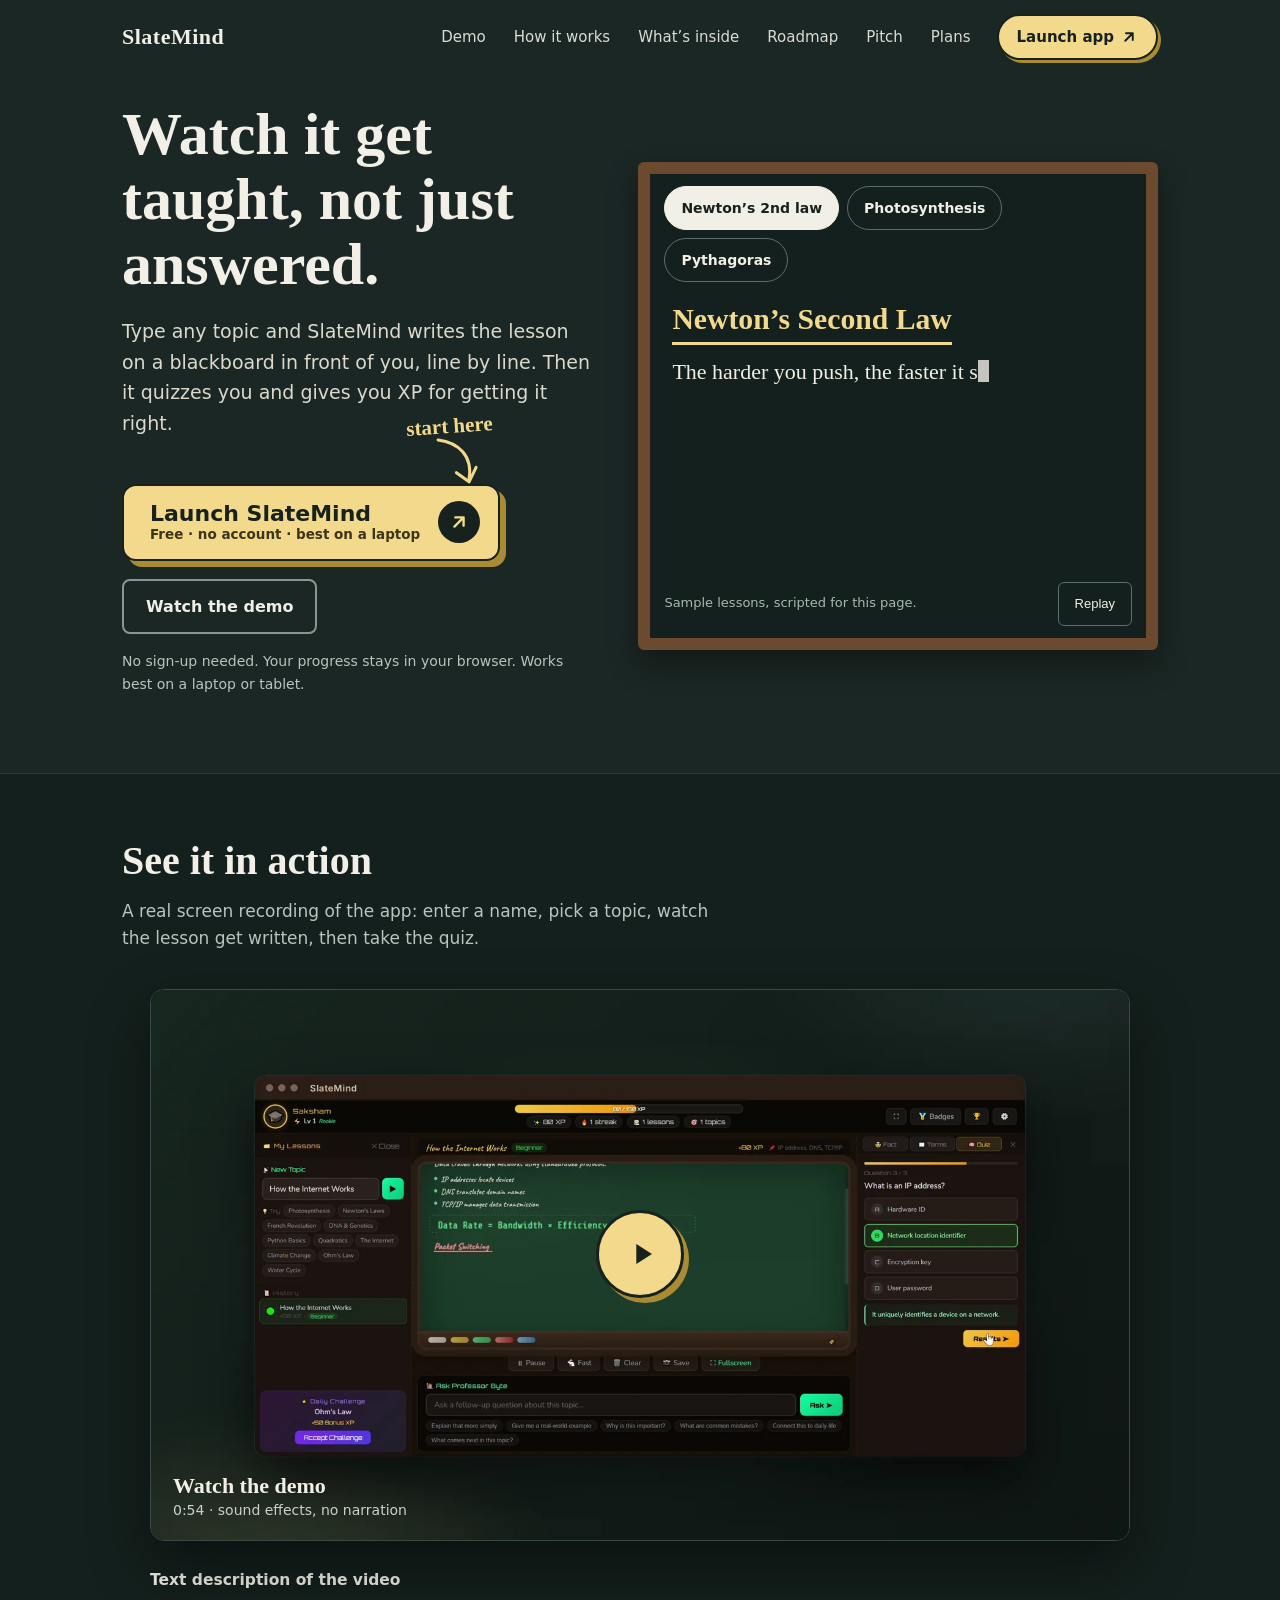
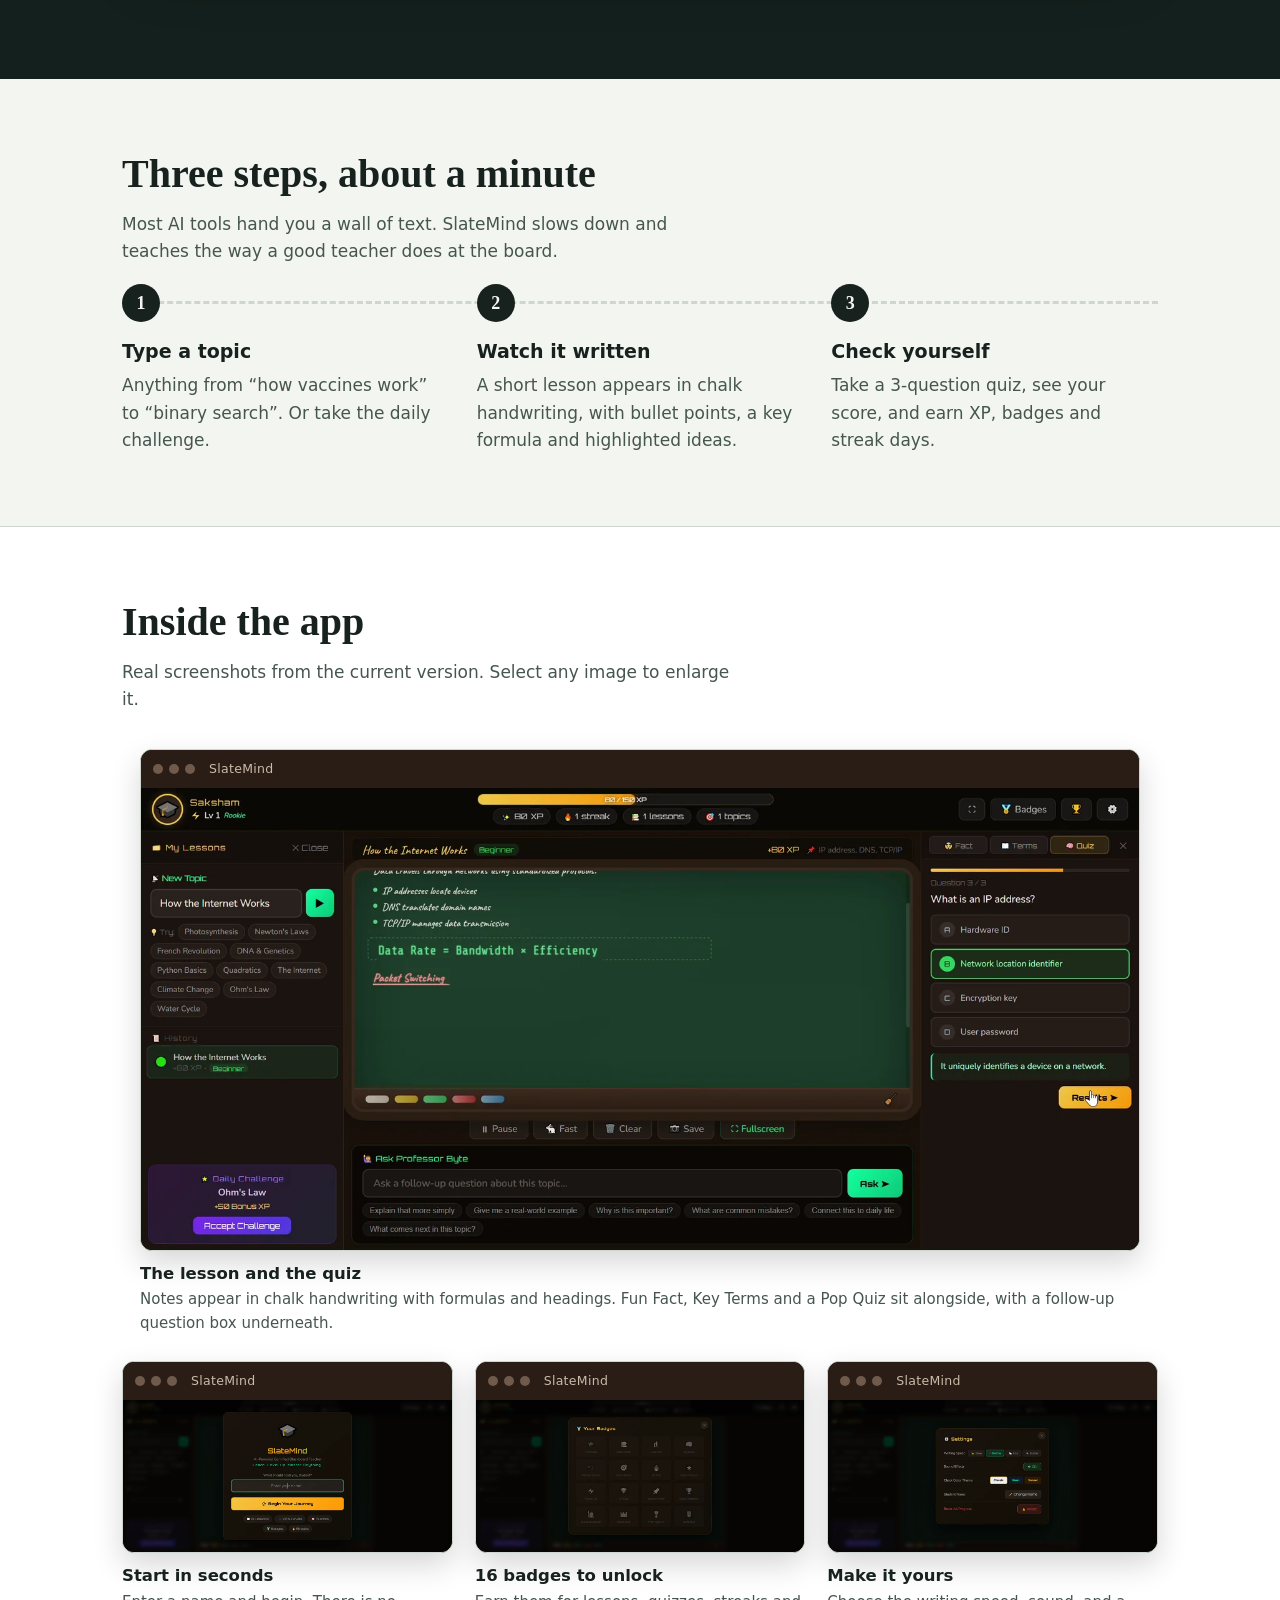
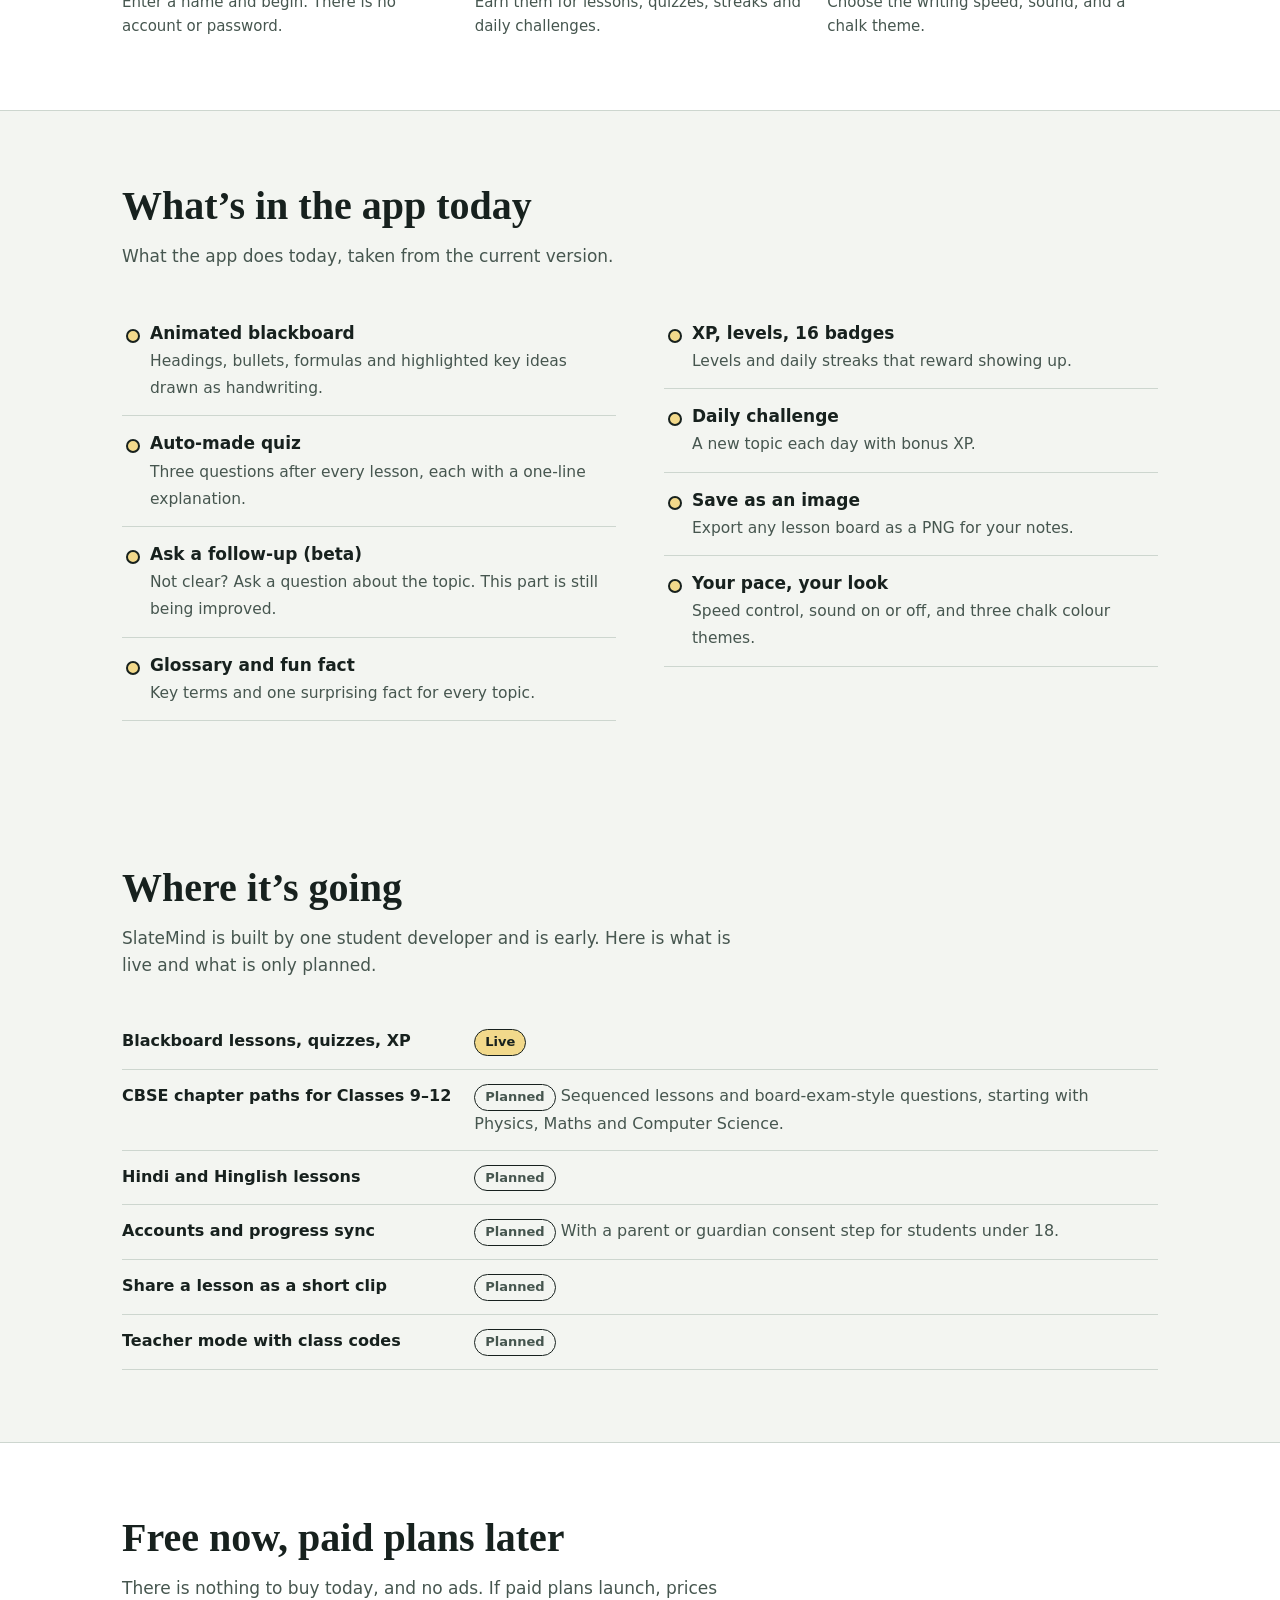
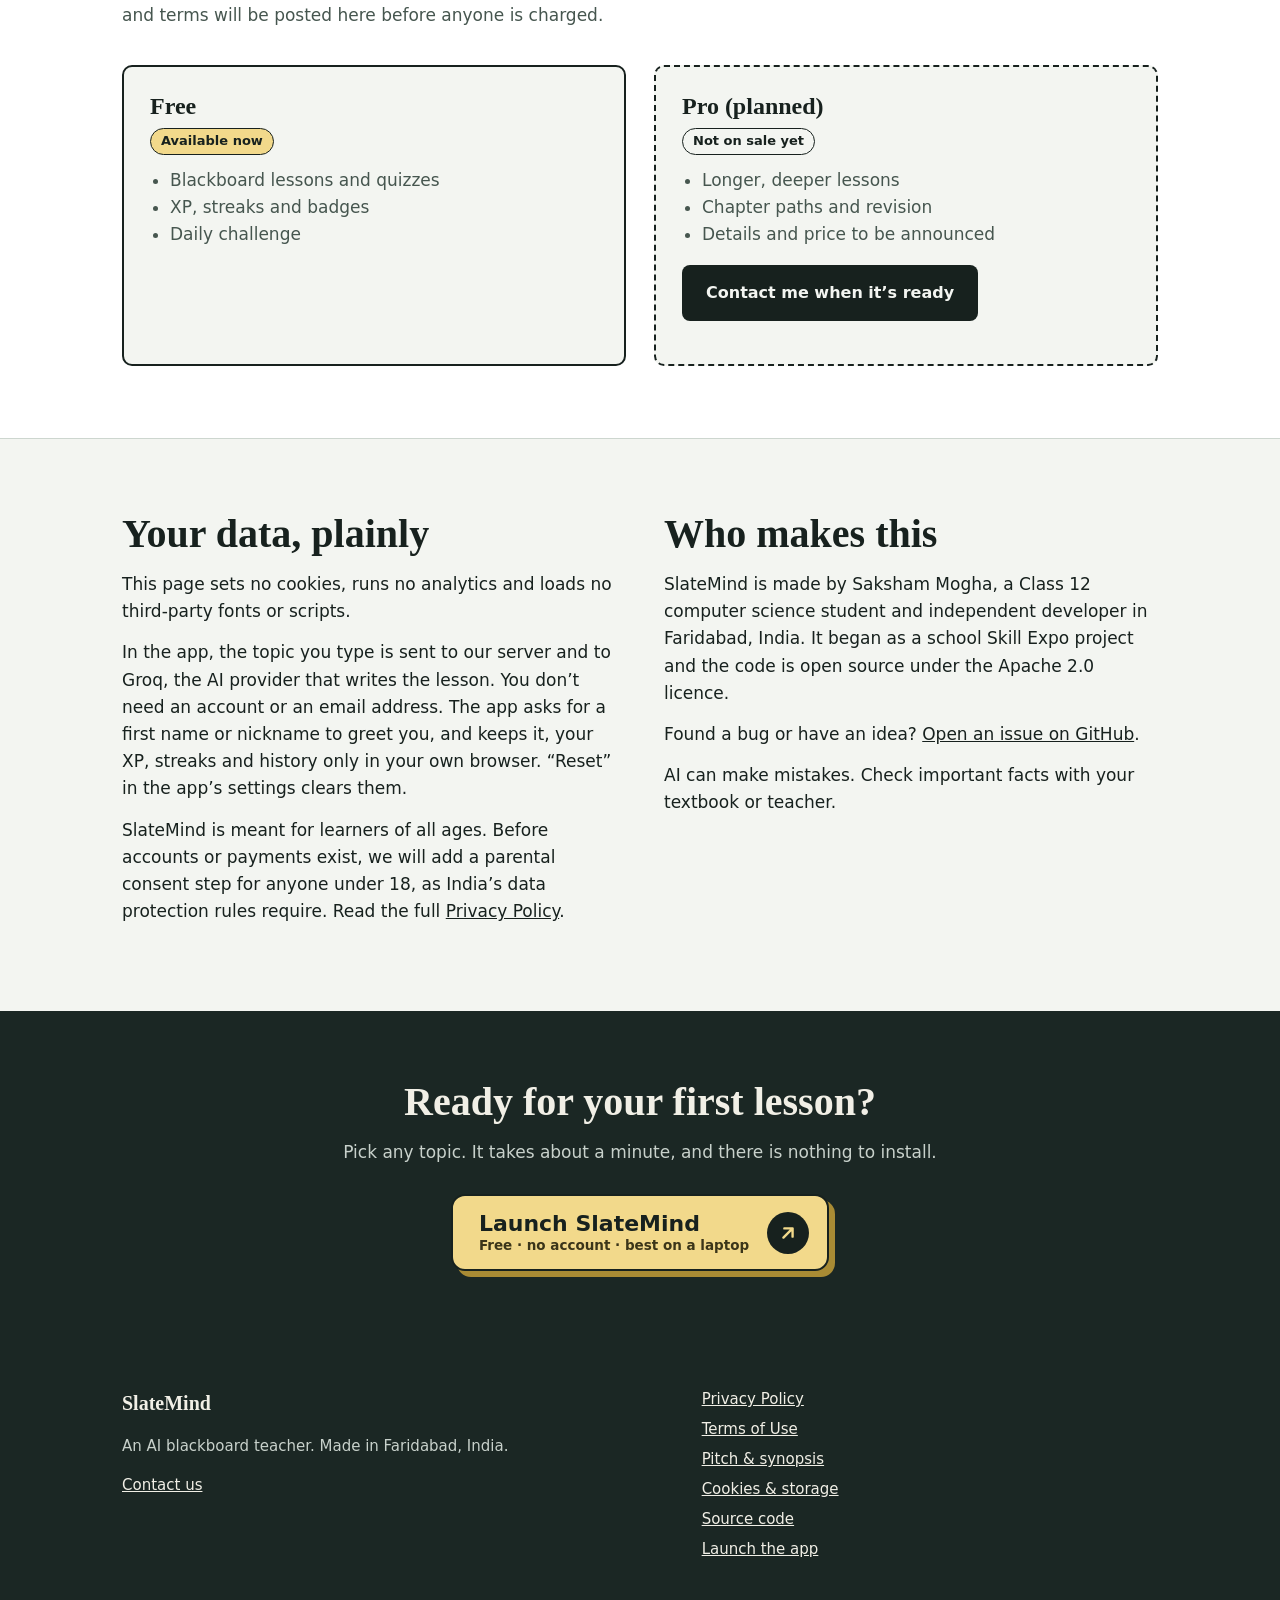
<file: index.html>
<!DOCTYPE html>
<html lang="en">
<head>
<meta charset="utf-8">
<meta name="viewport" content="width=device-width, initial-scale=1, viewport-fit=cover">
<title>SlateMind – Watch any topic get taught on a blackboard</title>
<meta name="description" content="SlateMind is an AI teacher that writes each lesson on a blackboard, then quizzes you with XP, streaks and badges. Free to try.">
<meta name="theme-color" content="#1b2724">
<link rel="icon" href="/favicon.svg" type="image/svg+xml">
<meta property="og:locale" content="en_IN">
<link rel="canonical" href="https://slatemind-webpage.vercel.app/">
<meta property="og:type" content="website">
<meta property="og:site_name" content="SlateMind">
<meta property="og:title" content="SlateMind – Watch any topic get taught on a blackboard">
<meta property="og:description" content="An AI teacher that writes each lesson on a blackboard, then quizzes you. Free to try, no sign-up.">
<meta property="og:url" content="https://slatemind-webpage.vercel.app/">
<meta property="og:image" content="https://slatemind-webpage.vercel.app/og.jpg">
<meta property="og:image:type" content="image/jpeg">
<meta property="og:image:width" content="1200">
<meta property="og:image:height" content="630">
<meta property="og:image:alt" content="SlateMind: Watch it get taught. A lesson written in chalk handwriting on a blackboard.">
<meta name="twitter:card" content="summary_large_image">
<meta name="twitter:image" content="https://slatemind-webpage.vercel.app/og.jpg">
<meta name="twitter:title" content="SlateMind – Watch any topic get taught on a blackboard">
<meta name="twitter:description" content="An AI teacher that writes each lesson on a blackboard, then quizzes you. Free to try, no sign-up.">
<script type="application/ld+json">{"@context":"https://schema.org","@type":"SoftwareApplication","name":"SlateMind","url":"https://slatemind-webpage.vercel.app/","description":"An AI teacher that writes each lesson on a blackboard, then quizzes the learner with XP, streaks and badges.","applicationCategory":"EducationalApplication","operatingSystem":"Any (web browser)","inLanguage":"en","isAccessibleForFree":true,"offers":{"@type":"Offer","price":"0","priceCurrency":"INR"},"license":"https://www.apache.org/licenses/LICENSE-2.0","screenshot":["https://slatemind-webpage.vercel.app/assets/lesson.webp","https://slatemind-webpage.vercel.app/assets/badges.webp"],"codeRepository":"https://github.com/saksham456456/Slate-Mind","author":{"@type":"Person","name":"Saksham Mogha","url":"https://github.com/saksham456456"}}</script>
<style>
:root{--bg:#f3f5f1;--ink:#17211e;--muted:#46564f;--line:#cdd6cf;--paper:#fff;--board:#1b2724;--chalk:#f1efe6;--yellow:#f2d98b;--blue:#8fc4d9;--rose:#eea6a0;--frame:#6b4a2f;--hand:"Segoe Print","Bradley Hand","Chalkboard SE","Marker Felt","Comic Sans MS",cursive;--sans:system-ui,-apple-system,"Segoe UI",Roboto,"Helvetica Neue",Arial,sans-serif;color-scheme:light}
@media (prefers-color-scheme:dark){:root:not([data-theme="light"]){--bg:#111815;--ink:#e8ede9;--muted:#a9b8b0;--line:#2c3a34;--paper:#18211e;color-scheme:dark}}
:root[data-theme="dark"]{--bg:#111815;--ink:#e8ede9;--muted:#a9b8b0;--line:#2c3a34;--paper:#18211e;color-scheme:dark}
*{box-sizing:border-box}
html{scroll-padding-top:calc(env(safe-area-inset-top,0px) + 72px);scroll-behavior:smooth}
body{margin:0;background:var(--bg);color:var(--ink);font:17px/1.6 var(--sans);padding-top:env(safe-area-inset-top,0px);padding-bottom:env(safe-area-inset-bottom,0px)}
a{color:inherit}
:focus-visible{outline:3px solid #2f7fd1;outline-offset:3px;border-radius:4px}
.wrap{max-width:1080px;margin:0 auto;padding:0 22px}
.skip{position:absolute;left:-999px;top:8px;background:var(--yellow);color:#17211e;padding:8px 14px;border-radius:6px;z-index:20}
.skip:focus{left:8px}
header.top{display:flex;align-items:center;justify-content:space-between;gap:16px;padding:14px 0}
.logo{font:700 22px var(--hand);text-decoration:none;color:var(--chalk);letter-spacing:.5px}
nav a{margin-left:20px;text-decoration:none;font-size:15px;color:var(--chalk);opacity:.9}
nav a:hover{text-decoration:underline}
.hero{background:var(--board);color:var(--chalk);padding-bottom:64px}
.hero-grid{display:grid;grid-template-columns:1fr 1.1fr;gap:44px;align-items:center;margin-top:28px}
h1{font:700 clamp(36px,5.6vw,60px)/1.08 var(--hand);margin:0 0 20px}
.lead{font-size:19px;max-width:30em;color:#dcd9cc;margin:0 0 28px}
.btn{display:inline-block;padding:13px 22px;border-radius:8px;font-weight:700;text-decoration:none;border:2px solid transparent;font-size:16px}
.btn.ghost{border-color:#8a978f;color:var(--chalk);margin-left:10px}
.btn.ghost:hover{border-color:var(--chalk)}
.btn.dark{background:var(--ink);color:var(--bg)}
.fine{font-size:14px;color:#b9c4bd;margin-top:16px}
.frame{background:#14201d;border:12px solid var(--frame);border-radius:6px;box-shadow:0 14px 30px rgba(0,0,0,.35);padding:0}
.chips{display:flex;gap:8px;flex-wrap:wrap;padding:12px 14px 0}
.chip{font:600 14px var(--sans);background:none;color:var(--chalk);border:1.5px solid #5d6e66;border-radius:999px;padding:5px 13px;cursor:pointer}
.chip[aria-pressed="true"]{background:var(--chalk);color:#17211e;border-color:var(--chalk)}
.board{font-family:var(--hand);min-height:300px;padding:14px 22px 20px;font-size:clamp(17px,2.2vw,22px);line-height:1.55}
.board .h{font-size:1.35em;font-weight:700;color:var(--yellow);display:inline-block;border-bottom:3px solid var(--yellow);margin-bottom:6px}
.board .t{display:block;margin:4px 0}
.board .eq{display:block;margin:10px 0;font-size:1.3em;color:var(--blue)}
.board .em{display:inline-block;margin:6px 0;padding:2px 12px;border:2px solid var(--rose);border-radius:50% / 40%}
.board .q{display:block;margin-top:12px;color:var(--yellow)}
.cur{display:inline-block;width:.5em;height:1em;background:var(--chalk);vertical-align:-.15em;opacity:.8;animation:blink 1s steps(2) infinite}
@keyframes blink{50%{opacity:0}}
.demo-foot{display:flex;justify-content:space-between;align-items:center;gap:10px;padding:0 14px 12px;font-size:13px;color:#a9b8b0;font-family:var(--sans)}
.replay{background:none;border:1.5px solid #5d6e66;color:var(--chalk);border-radius:6px;padding:4px 10px;cursor:pointer;font-size:13px}
.sr{position:absolute;width:1px;height:1px;overflow:hidden;clip:rect(0 0 0 0)}
section{padding:72px 0}
h2{font:700 clamp(28px,4vw,40px)/1.15 var(--hand);margin:0 0 14px}
.sub{color:var(--muted);max-width:36em;margin:0 0 36px}
.steps{display:grid;grid-template-columns:repeat(3,1fr);gap:28px;counter-reset:s;border-top:3px dashed var(--line);padding-top:28px}
.step{counter-increment:s}
.step::before{content:counter(s);display:grid;place-items:center;width:38px;height:38px;border-radius:50%;background:var(--ink);color:var(--bg);font:700 18px var(--hand);margin:-48px 0 14px}
.step h3{margin:0 0 6px;font-size:19px}
.step p{margin:0;color:var(--muted)}
.cols{display:grid;grid-template-columns:1fr 1fr;gap:0 48px}
.feat{list-style:none;margin:0;padding:0}
.feat li{padding:14px 0 14px 28px;border-bottom:1px solid var(--line);position:relative}
.feat li::before{content:"";position:absolute;left:4px;top:23px;width:10px;height:10px;border-radius:50%;background:var(--yellow);border:2px solid var(--ink)}
.feat b{display:block}
.feat span{color:var(--muted);font-size:15.5px}
.alt{background:var(--paper);border-block:1px solid var(--line)}
.road{width:100%;border-collapse:collapse;font-size:16px}
.road th,.road td{text-align:left;padding:13px 14px 13px 0;border-bottom:1px solid var(--line);vertical-align:top}
.road th{font-weight:700;width:34%}
.road td{color:var(--muted)}
.tag{display:inline-block;font-size:13px;font-weight:700;padding:2px 10px;border-radius:999px;border:1.5px solid var(--ink);white-space:nowrap}
.tag.live{background:var(--yellow);color:#17211e;border-color:#17211e}
.plans{display:grid;grid-template-columns:1fr 1fr;gap:28px}
.plan{border:2px solid var(--ink);border-radius:10px;padding:26px;background:var(--bg)}
.plan h3{margin:0 0 6px;font:700 24px var(--hand)}
.plan ul{padding-left:20px;margin:12px 0 0;color:var(--muted)}
.plan.soon{border-style:dashed}
.about{display:grid;grid-template-columns:1fr 1fr;gap:48px}
.about p{margin:0 0 14px}
footer{background:var(--board);color:#c8d1cb;padding:40px 0 48px;font-size:15px}
footer a{color:var(--chalk)}
footer .wrap{display:grid;grid-template-columns:1.2fr 1fr;gap:32px}
footer ul{list-style:none;margin:0;padding:0;display:grid;gap:6px}
@media (max-width:820px){.hero-grid,.cols,.plans,.about,footer .wrap{grid-template-columns:1fr}.steps{grid-template-columns:1fr;border-top:0;border-left:3px dashed var(--line);padding:0 0 0 26px}.step::before{margin:0 0 10px -46px}nav a:not(.keep){display:none}.btn.ghost{margin:12px 0 0}section{padding:52px 0}.road th{width:40%}}
.chip,.replay{min-height:44px;padding-inline:16px}
.btn{min-height:44px}
nav a{display:inline-block;padding:10px 4px}
.menu{display:none;position:relative}
.menu summary{list-style:none;cursor:pointer;min-height:44px;min-width:44px;display:grid;place-items:center;border:1.5px solid #5d6e66;border-radius:8px;color:var(--chalk);font:600 15px var(--sans);padding:0 14px}
.menu summary::-webkit-details-marker{display:none}
.menu div{position:absolute;right:0;top:50px;z-index:10;min-width:200px;background:#243430;border:1px solid #5d6e66;border-radius:10px;padding:6px;box-shadow:0 10px 24px rgba(0,0,0,.4)}
.menu a{display:flex;align-items:center;min-height:44px;padding:0 12px;color:var(--chalk);text-decoration:none;border-radius:6px}
.menu a:hover{background:#2f443e}
@media (max-width:820px){.menu{display:block}.feat li,.road th,.road td{padding-block:14px}footer a{display:inline-block;padding:8px 0}}
.stage{background:#14201d;color:var(--chalk);padding:64px 0 76px;border-top:1px solid #2c3a34}
.stage h2{color:var(--chalk)}.stage .sub{color:#b9c4bd}
.stage details{max-width:980px;margin:18px auto 0;color:#c8d1cb;font-size:15.5px}
.stage summary{cursor:pointer;min-height:44px;display:flex;align-items:center;font-weight:600;color:var(--chalk)}
.shots{display:grid;gap:26px}.shots .row{display:grid;grid-template-columns:repeat(3,1fr);gap:22px}
.shots figure{margin:0}
.win{border:1px solid var(--line);border-radius:12px;overflow:hidden;background:#0f0b08;box-shadow:0 12px 30px rgba(0,0,0,.16)}
.win .bar{display:flex;align-items:center;gap:6px;padding:9px 12px;background:#2a1d16}
.win .bar i{width:10px;height:10px;border-radius:50%;background:#6f5a4c;display:block}
.win .bar span{margin-left:8px;font-size:12.5px;color:#cbbba9;letter-spacing:.3px}
.win button{all:unset;display:block;width:100%;cursor:zoom-in}
.win button:focus-visible{outline:3px solid #2f7fd1;outline-offset:-3px}
.win img{display:block;width:100%;height:auto}
.shots figcaption{margin-top:10px;font-size:15px;color:var(--muted)}
.shots figcaption b{display:block;color:var(--ink);font-size:16.5px}
.shots .big{max-width:1000px;margin:0 auto}
dialog.lb{border:0;padding:0;background:transparent;max-width:96vw;max-height:94vh;overflow:visible}
dialog.lb::backdrop{background:rgba(0,0,0,.82)}
dialog.lb img{display:block;max-width:96vw;max-height:84vh;width:auto;height:auto;border-radius:10px;margin:0 auto}
dialog.lb .x{display:block;margin:0 auto 10px;min-height:44px;min-width:88px;border-radius:8px;border:2px solid var(--chalk);background:#1b2724;color:var(--chalk);font:600 16px var(--sans);cursor:pointer}
@media (max-width:820px){.shots .row{grid-template-columns:1fr}.stage{padding:48px 0 56px}}
.launch{white-space:nowrap;background:var(--yellow);color:#17211e!important;opacity:1!important;font-weight:800;padding:9px 18px!important;border-radius:999px;border:2px solid #17211e;box-shadow:3px 3px 0 #a98b34;display:inline-flex!important;align-items:center;gap:6px;margin-left:22px;text-decoration:none!important}
.launch:hover{transform:translate(-1px,-1px);box-shadow:4px 4px 0 #a98b34}
.launch svg{width:18px;height:18px}
.menu .mlaunch{background:var(--yellow);color:#17211e;font-weight:800;margin-bottom:4px}
.launch-xl{display:inline-flex;align-items:center;gap:18px;background:var(--yellow);color:#17211e;text-decoration:none;padding:15px 18px 15px 26px;border-radius:14px;border:2px solid #17211e;box-shadow:6px 6px 0 #a98b34;transition:transform .12s,box-shadow .12s;min-height:64px}
.launch-xl:hover{transform:translate(-2px,-2px);box-shadow:8px 8px 0 #a98b34}
.launch-xl:active{transform:translate(3px,3px);box-shadow:2px 2px 0 #a98b34}
.launch-xl:focus-visible{outline:3px solid #fff;outline-offset:4px}
.launch-xl .lt{display:flex;flex-direction:column;text-align:left}
.launch-xl .l1{font:800 22px/1.15 var(--sans)}
.launch-xl .l2{font:600 13.5px/1.3 var(--sans);color:#3b3519}
.launch-xl .lc{display:grid;place-items:center;width:42px;height:42px;border-radius:50%;background:#17211e;color:var(--yellow);flex:none}
.cta-row{display:flex;flex-wrap:wrap;align-items:center;gap:18px 20px;margin-top:46px}
.cta-row .btn.ghost{margin:0}
.cta-wrap{position:relative;display:inline-block}
.hand{position:absolute;right:6px;top:-70px;color:var(--yellow);font:700 21px var(--hand);display:flex;flex-direction:column;align-items:flex-end;pointer-events:none;transform:rotate(-4deg)}
.hand svg{margin-right:-4px;margin-top:-4px}
.endcta{background:var(--board);color:var(--chalk);text-align:center;padding:68px 0 76px}
.endcta h2{color:var(--chalk)}.endcta p{color:#c8d1cb;margin:0 0 28px}
.fab{position:fixed;right:18px;bottom:calc(18px + env(safe-area-inset-bottom,0px));z-index:30;display:inline-flex;align-items:center;gap:8px;min-height:48px;padding:0 20px;border-radius:999px;background:var(--yellow);color:#17211e;font:800 16px var(--sans);text-decoration:none;border:2px solid #17211e;box-shadow:4px 4px 0 #a98b34;visibility:hidden;opacity:0;transform:translateY(14px);transition:opacity .2s,transform .2s,visibility 0s .2s}
.fab.show{visibility:visible;opacity:1;transform:none;transition:opacity .2s,transform .2s}
.fab svg{width:18px;height:18px}
.pcard{all:unset;box-sizing:border-box;position:relative;display:block;max-width:980px;margin:0 auto;border-radius:14px;overflow:hidden;border:1px solid #3a4b44;box-shadow:0 24px 60px rgba(0,0,0,.45);cursor:pointer;background:#000}
.pcard img{display:block;width:100%;height:auto}
.pcard:focus-visible{outline:3px solid #fff;outline-offset:4px}
.pshade{display:none}
.pplay{position:absolute;left:50%;top:48%;width:88px;height:88px;margin:-44px 0 0 -44px;border-radius:50%;background:var(--yellow);color:#17211e;display:grid;place-items:center;border:3px solid #17211e;box-shadow:5px 5px 0 #a98b34;transition:transform .15s}
.pcard:hover .pplay{transform:scale(1.07)}
.pplay svg{margin-left:4px}
.plabel{position:absolute;left:22px;bottom:18px;display:flex;flex-direction:column;color:var(--chalk);text-align:left}
.plabel b{font:700 22px var(--hand)}.plabel span{font-size:14px;color:#c8d1cb}
dialog.vd{border:1px solid #3a4b44;border-radius:14px;padding:0;background:#0f1613;color:var(--chalk);width:min(1100px,96vw);max-width:96vw;max-height:96vh;overflow:auto}
dialog.vd::backdrop{background:rgba(8,12,10,.88)}
.vd-in{background:#0f1613}.vd-in:fullscreen{overflow:auto;display:flex;flex-direction:column;justify-content:center}
.vd-head{display:flex;justify-content:space-between;align-items:center;padding:8px 8px 8px 16px;font:600 15px var(--sans)}
.vd-x,.vd-bar button,.vd-ch button{min-height:44px;border:1.5px solid #5d6e66;border-radius:10px;background:none;color:var(--chalk);font:600 15px var(--sans);cursor:pointer;padding:0 14px}
.vd-x:hover,.vd-bar button:hover,.vd-ch button:hover{border-color:var(--chalk)}
.vd-stage{position:relative;background:#000}
.vd-stage video{display:block;width:100%;height:auto;aspect-ratio:1280/592;cursor:pointer}
.vd-big{position:absolute;left:50%;top:50%;width:84px;height:84px;margin:-42px 0 0 -42px;border-radius:50%;background:var(--yellow);border:3px solid #17211e;color:#17211e;cursor:pointer;display:grid;place-items:center;padding:0}
.vd-end{position:absolute;inset:0;background:rgba(12,18,15,.92);display:flex;flex-direction:column;align-items:center;justify-content:center;gap:18px;text-align:center}
.vd-end[hidden],.vd-big[hidden]{display:none}
.vd-end p{margin:0;font:700 30px var(--hand)}
.vd-bar{display:flex;align-items:center;gap:10px;padding:10px 14px}
.vd-bar button{width:48px;padding:0;display:grid;place-items:center}
.vd-bar span{font:14px var(--sans);font-variant-numeric:tabular-nums;color:#c8d1cb;min-width:36px}
.vd-bar input{flex:1;min-height:44px;accent-color:#f2d98b}
.vd-ch{list-style:none;margin:0;padding:0 14px 8px;display:flex;gap:8px;overflow-x:auto}
.vd-ch button{white-space:nowrap}.vd-ch button.on{background:var(--chalk);color:#17211e;border-color:var(--chalk)}
.vd-k{margin:0;padding:0 16px 14px;font-size:13px;color:#a9b8b0}
@media (max-width:820px){.launch{margin-left:0;padding:8px 14px!important;font-size:15px}.hand{display:none}.cta-row{margin-top:30px}.launch-xl{width:100%;justify-content:space-between}.fab{display:none}.vd-k{display:none}.vd-bar{gap:6px;padding:8px}.pplay{width:72px;height:72px;margin:-36px 0 0 -36px}}
@media (max-width:1000px){.hand{display:none}.cta-row{margin-top:30px}}
@media (prefers-reduced-motion:reduce){.fab,.launch-xl,.pplay{transition:none}}
@media (prefers-reduced-motion:reduce){html{scroll-behavior:auto}.cur{animation:none}}
</style>
</head>
<body>
<a class="skip" href="#main">Skip to content</a>
<div class="hero">
 <div class="wrap">
  <header class="top">
   <a class="logo" href="#top">SlateMind</a>
   <nav aria-label="Main"><a href="#demo">Demo</a><a href="#how">How it works</a><a href="#inside">What’s inside</a><a href="#next">Roadmap</a><a href="/pitch">Pitch</a><a href="#plans">Plans</a><a class="keep launch" href="https://slate-mind.vercel.app">Launch app <svg viewBox="0 0 24 24" width="22" height="22" aria-hidden="true" focusable="false"><path d="M7 17 17 7M8 7h9v9" fill="none" stroke="currentColor" stroke-width="2.6" stroke-linecap="round" stroke-linejoin="round"/></svg></a></nav>
   <details class="menu"><summary aria-label="Open menu">Menu</summary><div><a class="mlaunch" href="https://slate-mind.vercel.app">Launch app ↗</a><a href="#demo">Demo</a><a href="#how">How it works</a><a href="#inside">What’s inside</a><a href="#next">Roadmap</a><a href="/pitch">Pitch</a><a href="#plans">Plans</a><a href="#privacy">Privacy</a></div></details>
  </header>
  <div class="hero-grid" id="top">
   <div>
    <h1>Watch it get taught, not just answered.</h1>
    <p class="lead">Type any topic and SlateMind writes the lesson on a blackboard in front of you, line by line. Then it quizzes you and gives you XP for getting it right.</p>
    <div class="cta-row"><div class="cta-wrap"><a class="launch-xl" href="https://slate-mind.vercel.app"><span class="lt"><span class="l1">Launch SlateMind</span><span class="l2">Free · no account · best on a laptop</span></span><span class="lc"><svg viewBox="0 0 24 24" width="22" height="22" aria-hidden="true" focusable="false"><path d="M7 17 17 7M8 7h9v9" fill="none" stroke="currentColor" stroke-width="2.6" stroke-linecap="round" stroke-linejoin="round"/></svg></span></a><span class="hand" aria-hidden="true"><span>start here</span><svg viewBox="0 0 70 56" width="70" height="56"><path d="M10 4C30 8 44 22 38 46" fill="none" stroke="currentColor" stroke-width="3" stroke-linecap="round"/><path d="M26 38 38 48 46 34" fill="none" stroke="currentColor" stroke-width="3" stroke-linecap="round" stroke-linejoin="round"/></svg></span></div><a class="btn ghost" href="#demo">Watch the demo</a></div>
    <p class="fine">No sign-up needed. Your progress stays in your browser. Works best on a laptop or tablet.</p>
   </div>
   <div class="frame" role="group" aria-label="Sample lesson demo">
    <div class="chips" role="group" aria-label="Pick a sample lesson">
     <button class="chip" data-i="0" aria-pressed="true">Newton’s 2nd law</button>
     <button class="chip" data-i="1" aria-pressed="false">Photosynthesis</button>
     <button class="chip" data-i="2" aria-pressed="false">Pythagoras</button>
    </div>
    <div class="board" id="board" aria-hidden="true"></div><noscript><p class="fine" style="padding:0 22px">Turn on JavaScript to see the animated sample lesson.</p></noscript>
    <div class="sr" id="transcript"></div>
    <div class="demo-foot"><span>Sample lessons, scripted for this page.</span><button class="replay" id="replay">Replay</button></div>
   </div>
  </div>
 </div>
</div>

<main id="main">
<section id="demo" class="stage"><div class="wrap">
 <h2>See it in action</h2>
 <p class="sub">A real screen recording of the app: enter a name, pick a topic, watch the lesson get written, then take the quiz.</p>
 <button type="button" class="pcard" id="openvid" aria-haspopup="dialog"><img src="/assets/demo-poster.webp" width="1280" height="592" loading="lazy" alt="Preview of the SlateMind demo: a lesson on how the internet works on the blackboard with a quiz panel"><span class="pshade"></span><span class="pplay" aria-hidden="true"><svg viewBox="0 0 24 24" width="34" height="34"><path d="M8 5v14l11-7z" fill="currentColor"/></svg></span><span class="plabel"><b>Watch the demo</b><span>0:54 · sound effects, no narration</span></span></button>
 <noscript><p>Turn on JavaScript to watch the demo video.</p></noscript>
 <details><summary>Text description of the video</summary><p>A screen recording of SlateMind. The student types a name and presses “Begin Your Journey”, then enters the topic “How the Internet Works”. The app writes the lesson on the green blackboard line by line: IP addresses locate devices, DNS translates domain names, TCP/IP manages data transmission, a formula for data rate, and a Packet Switching heading. A Pop Quiz panel then asks three questions and shows a star score with bonus XP. The clip finishes on the Badges screen, which shows the collection of badges to unlock.</p></details>
</div></section>

<dialog class="vd" id="vd" aria-label="SlateMind demo video"><div class="vd-in" id="vin">
 <div class="vd-head"><span>SlateMind demo · 0:54</span><button class="vd-x" id="vdx" type="button">Close ✕</button></div>
 <div class="vd-stage"><video id="v" controlsList="nodownload noremoteplayback" disablePictureInPicture playsinline preload="metadata" poster="/assets/demo-poster.webp"><source src="/assets/demo.mp4" type="video/mp4"></video>
  <button class="vd-big" id="vbig" type="button" aria-label="Play video"></button>
  <div class="vd-end" id="vend" hidden><p>That’s SlateMind.</p><a class="launch-xl" href="https://slate-mind.vercel.app"><span class="lt"><span class="l1">Launch SlateMind</span><span class="l2">Free · no account · best on a laptop</span></span><span class="lc"><svg viewBox="0 0 24 24" width="22" height="22" aria-hidden="true" focusable="false"><path d="M7 17 17 7M8 7h9v9" fill="none" stroke="currentColor" stroke-width="2.6" stroke-linecap="round" stroke-linejoin="round"/></svg></span></a><button class="btn ghost" id="vrep" type="button">Replay</button></div></div>
 <div class="vd-bar"><button id="vpp" type="button" aria-label="Play"></button><span id="vt1">0:00</span><input id="vseek" type="range" min="0" max="1000" value="0" aria-label="Seek"><span id="vt2">0:54</span><button id="vmute" type="button" aria-label="Mute"></button><button id="vfs" type="button" aria-label="Full screen"></button></div>
 <ul class="vd-ch" aria-label="Jump to a part of the video"><li><button type="button" data-t="0">Start</button></li><li><button type="button" data-t="16">Lesson</button></li><li><button type="button" data-t="29">Quiz</button></li><li><button type="button" data-t="43">Score</button></li><li><button type="button" data-t="49">Badges</button></li></ul>
 <p class="vd-k">Keyboard: Space play/pause · ←/→ skip 5 s · M mute · F full screen · Esc close</p>
</div></dialog>

<section id="how"><div class="wrap">
 <h2>Three steps, about a minute</h2>
 <p class="sub">Most AI tools hand you a wall of text. SlateMind slows down and teaches the way a good teacher does at the board.</p>
 <div class="steps">
  <div class="step"><h3>Type a topic</h3><p>Anything from “how vaccines work” to “binary search”. Or take the daily challenge.</p></div>
  <div class="step"><h3>Watch it written</h3><p>A short lesson appears in chalk handwriting, with bullet points, a key formula and highlighted ideas.</p></div>
  <div class="step"><h3>Check yourself</h3><p>Take a 3-question quiz, see your score, and earn XP, badges and streak days.</p></div>
 </div>
</div></section>

<section id="screens" class="alt"><div class="wrap">
 <h2>Inside the app</h2>
 <p class="sub">Real screenshots from the current version. Select any image to enlarge it.</p>
 <div class="shots">
  <figure class="big"><div class="win"><div class="bar" aria-hidden="true"><i></i><i></i><i></i><span>SlateMind</span></div><button type="button" data-full="/assets/lesson.webp" aria-label="Enlarge screenshot: The lesson and the quiz"><img src="/assets/lesson.webp" width="1280" height="592" loading="lazy" alt="SlateMind lesson on how the internet works: handwritten notes on a green blackboard, with Fun Fact, Key Terms and Pop Quiz tabs on the right showing question 3 of 3, “What is an IP address?”"></button></div><figcaption><b>The lesson and the quiz</b>Notes appear in chalk handwriting with formulas and headings. Fun Fact, Key Terms and a Pop Quiz sit alongside, with a follow-up question box underneath.</figcaption></figure>
  <div class="row">
   <figure><div class="win"><div class="bar" aria-hidden="true"><i></i><i></i><i></i><span>SlateMind</span></div><button type="button" data-full="/assets/onboarding.webp" aria-label="Enlarge screenshot: Start in seconds"><img src="/assets/onboarding.webp" width="1280" height="592" loading="lazy" alt="SlateMind welcome screen asking for a student name, with a Begin Your Journey button and feature tags for lessons, XP and levels, quizzes, badges and streaks"></button></div><figcaption><b>Start in seconds</b>Enter a name and begin. There is no account or password.</figcaption></figure>
   <figure><div class="win"><div class="bar" aria-hidden="true"><i></i><i></i><i></i><span>SlateMind</span></div><button type="button" data-full="/assets/badges.webp" aria-label="Enlarge screenshot: 16 badges to unlock"><img src="/assets/badges.webp" width="1280" height="592" loading="lazy" alt="Your Badges screen in SlateMind showing a grid of 16 badges such as First Step, Bookworm, Quiz Master and Night Owl"></button></div><figcaption><b>16 badges to unlock</b>Earn them for lessons, quizzes, streaks and daily challenges.</figcaption></figure>
   <figure><div class="win"><div class="bar" aria-hidden="true"><i></i><i></i><i></i><span>SlateMind</span></div><button type="button" data-full="/assets/settings.webp" aria-label="Enlarge screenshot: Make it yours"><img src="/assets/settings.webp" width="1280" height="592" loading="lazy" alt="SlateMind settings with writing speed, sound effects, chalk colour theme (Classic, Neon, Sunset), change name and reset progress"></button></div><figcaption><b>Make it yours</b>Choose the writing speed, sound, and a chalk theme.</figcaption></figure>
  </div>
 </div>
</div></section>

<dialog class="lb" id="lb" aria-label="Enlarged screenshot"><button class="x" type="button" id="lbx">Close</button><img id="lbi" alt=""></dialog>

<section id="inside"><div class="wrap">
 <h2>What’s in the app today</h2>
 <p class="sub">What the app does today, taken from the current version.</p>
 <div class="cols">
  <ul class="feat">
   <li><b>Animated blackboard</b><span>Headings, bullets, formulas and highlighted key ideas drawn as handwriting.</span></li>
   <li><b>Auto-made quiz</b><span>Three questions after every lesson, each with a one-line explanation.</span></li>
   <li><b>Ask a follow-up (beta)</b><span>Not clear? Ask a question about the topic. This part is still being improved.</span></li>
   <li><b>Glossary and fun fact</b><span>Key terms and one surprising fact for every topic.</span></li>
  </ul>
  <ul class="feat">
   <li><b>XP, levels, 16 badges</b><span>Levels and daily streaks that reward showing up.</span></li>
   <li><b>Daily challenge</b><span>A new topic each day with bonus XP.</span></li>
   <li><b>Save as an image</b><span>Export any lesson board as a PNG for your notes.</span></li>
   <li><b>Your pace, your look</b><span>Speed control, sound on or off, and three chalk colour themes.</span></li>
  </ul>
 </div>
</div></section>

<section id="next"><div class="wrap">
 <h2>Where it’s going</h2>
 <p class="sub">SlateMind is built by one student developer and is early. Here is what is live and what is only planned.</p>
 <table class="road"><caption class="sr">Roadmap</caption>
  <tr><th scope="row">Blackboard lessons, quizzes, XP</th><td><span class="tag live">Live</span></td></tr>
  <tr><th scope="row">CBSE chapter paths for Classes 9–12</th><td><span class="tag">Planned</span> Sequenced lessons and board-exam-style questions, starting with Physics, Maths and Computer Science.</td></tr>
  <tr><th scope="row">Hindi and Hinglish lessons</th><td><span class="tag">Planned</span></td></tr>
  <tr><th scope="row">Accounts and progress sync</th><td><span class="tag">Planned</span> With a parent or guardian consent step for students under 18.</td></tr>
  <tr><th scope="row">Share a lesson as a short clip</th><td><span class="tag">Planned</span></td></tr>
  <tr><th scope="row">Teacher mode with class codes</th><td><span class="tag">Planned</span></td></tr>
 </table>
</div></section>

<section id="plans" class="alt"><div class="wrap">
 <h2>Free now, paid plans later</h2>
 <p class="sub">There is nothing to buy today, and no ads. If paid plans launch, prices and terms will be posted here before anyone is charged.</p>
 <div class="plans">
  <div class="plan"><h3>Free</h3><span class="tag live">Available now</span><ul><li>Blackboard lessons and quizzes</li><li>XP, streaks and badges</li><li>Daily challenge</li></ul></div>
  <div class="plan soon"><h3>Pro (planned)</h3><span class="tag">Not on sale yet</span><ul><li>Longer, deeper lessons</li><li>Chapter paths and revision</li><li>Details and price to be announced</li></ul><p><a class="btn dark" href="https://saksham-mogha.vercel.app/contact">Contact me when it’s ready</a></p></div>
 </div>
</div></section>

<section id="privacy"><div class="wrap about">
 <div>
  <h2>Your data, plainly</h2>
  <p>This page sets no cookies, runs no analytics and loads no third-party fonts or scripts.</p>
  <p>In the app, the topic you type is sent to our server and to Groq, the AI provider that writes the lesson. You don’t need an account or an email address. The app asks for a first name or nickname to greet you, and keeps it, your XP, streaks and history only in your own browser. “Reset” in the app’s settings clears them.</p>
  <p>SlateMind is meant for learners of all ages. Before accounts or payments exist, we will add a parental consent step for anyone under 18, as India’s data protection rules require. Read the full <a href="/privacy">Privacy Policy</a>.</p>
 </div>
 <div>
  <h2>Who makes this</h2>
  <p>SlateMind is made by Saksham Mogha, a Class 12 computer science student and independent developer in Faridabad, India. It began as a school Skill Expo project and the code is open source under the Apache 2.0 licence.</p>
  <p>Found a bug or have an idea? <a href="https://github.com/saksham456456/Slate-Mind/issues" rel="noopener">Open an issue on GitHub</a>.</p>
  <p>AI can make mistakes. Check important facts with your textbook or teacher.</p>
 </div>
</div></section>
<section class="endcta"><div class="wrap"><h2>Ready for your first lesson?</h2><p>Pick any topic. It takes about a minute, and there is nothing to install.</p><a class="launch-xl" href="https://slate-mind.vercel.app"><span class="lt"><span class="l1">Launch SlateMind</span><span class="l2">Free · no account · best on a laptop</span></span><span class="lc"><svg viewBox="0 0 24 24" width="22" height="22" aria-hidden="true" focusable="false"><path d="M7 17 17 7M8 7h9v9" fill="none" stroke="currentColor" stroke-width="2.6" stroke-linecap="round" stroke-linejoin="round"/></svg></span></a></div></section>
</main>

<a class="fab" id="fab" href="https://slate-mind.vercel.app">Launch SlateMind <svg viewBox="0 0 24 24" width="22" height="22" aria-hidden="true" focusable="false"><path d="M7 17 17 7M8 7h9v9" fill="none" stroke="currentColor" stroke-width="2.6" stroke-linecap="round" stroke-linejoin="round"/></svg></a>
<footer><div class="wrap">
 <div><strong style="font-family:var(--hand);font-size:20px;color:var(--chalk)">SlateMind</strong><p>An AI blackboard teacher. Made in Faridabad, India.</p><p><a href="https://saksham-mogha.vercel.app/contact">Contact us</a></p></div>
 <ul><li><a href="/privacy">Privacy Policy</a></li><li><a href="/terms">Terms of Use</a></li><li><a href="/pitch">Pitch &amp; synopsis</a></li><li><a href="/cookies">Cookies &amp; storage</a></li><li><a href="https://github.com/saksham456456/Slate-Mind" rel="noopener">Source code</a></li><li><a href="https://slate-mind.vercel.app">Launch the app</a></li></ul>
</div></footer>

<script>
(function(){
var L=[
[["h","Newton’s Second Law"],["t","The harder you push, the faster it speeds up."],["eq","F = m × a"],["em","heavier object, slower change"],["q","Quiz: 2 kg, 6 N push. a = ?"]],
[["h","Photosynthesis"],["t","Plants turn light into stored sugar."],["eq","CO₂ + H₂O + light → glucose + O₂"],["em","chlorophyll catches the light"],["q","Quiz: where does it happen?"]],
[["h","Pythagoras’ Theorem"],["t","In a right triangle, the long side is special."],["eq","a² + b² = c²"],["em","c is the hypotenuse"],["q","Quiz: a = 3, b = 4. c = ?"]]];
var board=document.getElementById("board"),tr=document.getElementById("transcript"),chips=document.querySelectorAll(".chip"),cur=0,run=0;
var rm=window.matchMedia&&matchMedia("(prefers-reduced-motion: reduce)").matches;
function sleep(ms){return new Promise(function(r){setTimeout(r,ms)})}
async function play(i){
 var id=++run;board.innerHTML="";cur=i;
 tr.textContent=L[i].map(function(b){return b[1]}).join(". ");
 for(var k=0;k<L[i].length;k++){
  if(id!==run)return;
  var b=L[i][k],el=document.createElement("span");
  el.className=b[0];
  if(b[0]==="h"){var w=document.createElement("div");w.appendChild(el);board.appendChild(w)}else board.appendChild(el);
  if(rm){el.textContent=b[1];continue}
  var c=document.createElement("i");c.className="cur";el.appendChild(c);
  for(var n=1;n<=b[1].length;n++){if(id!==run)return;c.before(b[1].charAt(n-1));await sleep(b[0]==="eq"?70:34)}
  c.remove();await sleep(260);
 }
}
chips.forEach(function(ch){ch.addEventListener("click",function(){chips.forEach(function(x){x.setAttribute("aria-pressed","false")});ch.setAttribute("aria-pressed","true");play(+ch.dataset.i)})});
document.getElementById("replay").addEventListener("click",function(){play(cur)});
var lb=document.getElementById("lb"),lbi=document.getElementById("lbi");
document.querySelectorAll(".win button").forEach(function(b){b.addEventListener("click",function(){var im=b.querySelector("img");lbi.src=b.dataset.full;lbi.alt=im.alt;lb.showModal()})});
document.getElementById("lbx").addEventListener("click",function(){lb.close()});
lb.addEventListener("click",function(e){if(e.target===lb)lb.close()});
play(0);
})();
(function(){
var I={play:'<svg viewBox="0 0 24 24" width="26" height="26" aria-hidden="true"><path d="M8 5v14l11-7z" fill="currentColor"/></svg>',pause:'<svg viewBox="0 0 24 24" width="26" height="26" aria-hidden="true"><path d="M7 5h4v14H7zM13 5h4v14h-4z" fill="currentColor"/></svg>',vol:'<svg viewBox="0 0 24 24" width="24" height="24" aria-hidden="true"><path d="M4 9v6h4l5 4V5L8 9zM16 8.5a5 5 0 0 1 0 7M18.5 6a8.5 8.5 0 0 1 0 12" fill="currentColor" stroke="currentColor" stroke-width="1.6" stroke-linecap="round"/></svg>',mute:'<svg viewBox="0 0 24 24" width="24" height="24" aria-hidden="true"><path d="M4 9v6h4l5 4V5L8 9z" fill="currentColor"/><path d="m16 9 5 6m0-6-5 6" stroke="currentColor" stroke-width="2" stroke-linecap="round"/></svg>',fs:'<svg viewBox="0 0 24 24" width="22" height="22" aria-hidden="true"><path d="M4 9V4h5M20 9V4h-5M4 15v5h5M20 15v5h-5" fill="none" stroke="currentColor" stroke-width="2" stroke-linecap="round"/></svg>'};
var d=document.getElementById("vd"),v=document.getElementById("v"),o=document.getElementById("openvid");
if(!d||!d.showModal||!v||!o)return;
var $=function(i){return document.getElementById(i)},pp=$("vpp"),big=$("vbig"),end=$("vend"),sk=$("vseek"),t1=$("vt1"),t2=$("vt2"),mu=$("vmute"),fs=$("vfs"),wrap=$("vin"),chs=d.querySelectorAll(".vd-ch button");
function fmt(s){s=Math.max(0,Math.floor(s||0));return Math.floor(s/60)+":"+("0"+s%60).slice(-2)}
function dur(){return isFinite(v.duration)&&v.duration>0?v.duration:54}
function ui(){var p=!v.paused&&!v.ended;pp.innerHTML=p?I.pause:I.play;pp.setAttribute("aria-label",p?"Pause":"Play");big.innerHTML=I.play;big.hidden=p||v.ended;end.hidden=!v.ended;mu.innerHTML=v.muted?I.mute:I.vol;mu.setAttribute("aria-label",v.muted?"Unmute":"Mute")}
function tick(){var c=v.currentTime;sk.value=Math.round(c/dur()*1000);t1.textContent=fmt(c);t2.textContent=fmt(dur());sk.setAttribute("aria-valuetext",fmt(c)+" of "+fmt(dur()));var a=0;chs.forEach(function(b,n){if(c>=+b.dataset.t)a=n});chs.forEach(function(b,n){b.classList.toggle("on",n===a)})}
function toggle(){if(v.paused||v.ended){if(v.ended)v.currentTime=0;var r=v.play();if(r&&r.catch)r.catch(function(){})}else v.pause()}
function seekBy(s){v.currentTime=Math.min(dur(),Math.max(0,v.currentTime+s))}
o.addEventListener("click",function(){d.showModal();if(v.ended)v.currentTime=0;var r=v.play();if(r&&r.catch)r.catch(ui);ui();tick()});
$("vdx").addEventListener("click",function(){d.close()});
d.addEventListener("click",function(e){if(e.target===d)d.close()});d.addEventListener("contextmenu",function(e){e.preventDefault()});
d.addEventListener("close",function(){v.pause();if(document.fullscreenElement&&document.exitFullscreen)document.exitFullscreen()});
["play","pause","ended","volumechange","loadedmetadata"].forEach(function(n){v.addEventListener(n,function(){ui();tick()})});
v.addEventListener("timeupdate",tick);v.addEventListener("click",toggle);pp.addEventListener("click",toggle);big.addEventListener("click",toggle);
$("vrep").addEventListener("click",toggle);
sk.addEventListener("input",function(){v.currentTime=sk.value/1000*dur();tick()});
mu.addEventListener("click",function(){v.muted=!v.muted});
if(wrap.requestFullscreen){fs.innerHTML=I.fs;fs.addEventListener("click",function(){if(document.fullscreenElement)document.exitFullscreen();else wrap.requestFullscreen().catch(function(){})})}else fs.hidden=true;
chs.forEach(function(b){b.addEventListener("click",function(){v.currentTime=+b.dataset.t;var r=v.play();if(r&&r.catch)r.catch(function(){})})});
d.addEventListener("keydown",function(e){var inCtl=e.target.closest&&e.target.closest("button,input,a");
 if(e.key===" "&&!inCtl){e.preventDefault();toggle()}
 else if(e.key==="ArrowRight"&&e.target!==sk){e.preventDefault();seekBy(5)}
 else if(e.key==="ArrowLeft"&&e.target!==sk){e.preventDefault();seekBy(-5)}
 else if(e.key==="m"||e.key==="M"){v.muted=!v.muted}
 else if(e.key==="f"||e.key==="F"){if(!fs.hidden)fs.click()}});
ui();tick();
})();
(function(){
var f=document.getElementById("fab"),hero=document.querySelector(".hero"),end=document.querySelector(".endcta"),ft=document.querySelector("footer");
if(!f||!window.IntersectionObserver)return;
var s={h:true,e:false,f:false};
function up(){f.classList.toggle("show",!s.h&&!s.e&&!s.f)}
function ob(el,k){if(!el)return;new IntersectionObserver(function(x){s[k]=x[0].isIntersecting;up()}).observe(el)}
ob(hero,"h");ob(end,"e");ob(ft,"f");
})();
</script>
</body>
</html>
</file>
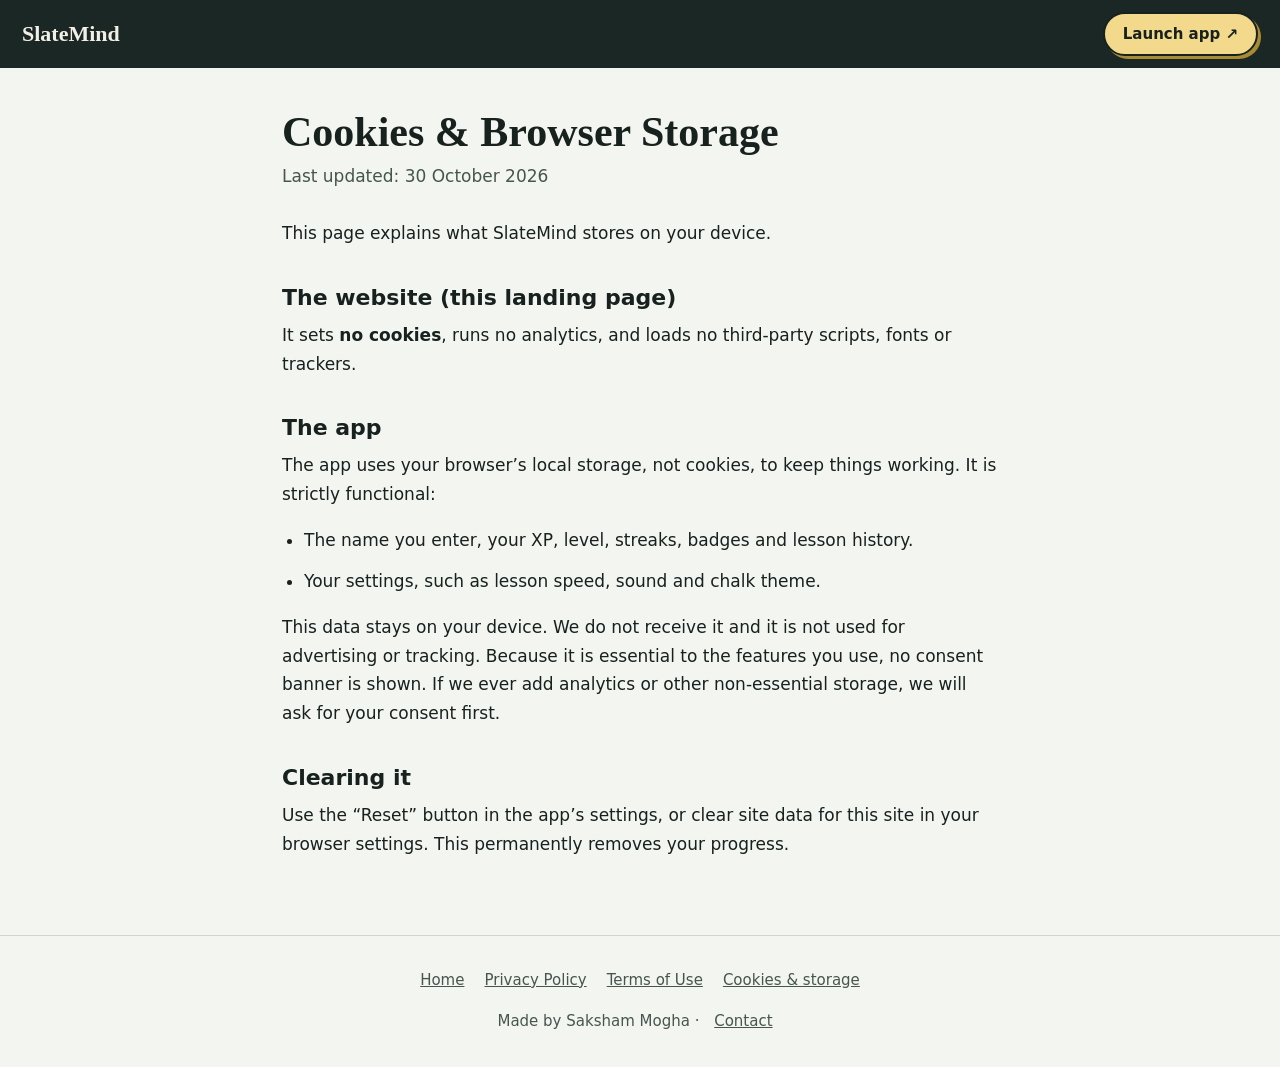
<file: cookies.html>
<!DOCTYPE html>
<html lang="en"><head><meta charset="utf-8"><meta name="viewport" content="width=device-width, initial-scale=1, viewport-fit=cover">
<title>Cookies &amp; Browser Storage – SlateMind</title><meta name="description" content="Cookies &amp; Browser Storage for SlateMind, an AI blackboard teacher.">
<link rel="icon" href="/favicon.svg" type="image/svg+xml"><link rel="canonical" href="https://slatemind-webpage.vercel.app/cookies"><link rel="stylesheet" href="/legal.css"></head>
<body><a class="skip" href="#main">Skip to content</a>
<header><a href="/">SlateMind</a><a class="hl" href="https://slate-mind.vercel.app">Launch app ↗</a></header>
<main id="main"><h1>Cookies &amp; Browser Storage</h1><p class="meta">Last updated: 30 October 2026</p>

<p>This page explains what SlateMind stores on your device.</p>
<h2>The website (this landing page)</h2>
<p>It sets <strong>no cookies</strong>, runs no analytics, and loads no third-party scripts, fonts or trackers.</p>
<h2>The app</h2>
<p>The app uses your browser’s local storage, not cookies, to keep things working. It is strictly functional:</p>
<ul><li>The name you enter, your XP, level, streaks, badges and lesson history.</li><li>Your settings, such as lesson speed, sound and chalk theme.</li></ul>
<p>This data stays on your device. We do not receive it and it is not used for advertising or tracking. Because it is essential to the features you use, no consent banner is shown. If we ever add analytics or other non-essential storage, we will ask for your consent first.</p>
<h2>Clearing it</h2>
<p>Use the “Reset” button in the app’s settings, or clear site data for this site in your browser settings. This permanently removes your progress.</p>

</main>
<footer><a href="/">Home</a><a href="/privacy">Privacy Policy</a><a href="/terms">Terms of Use</a><a href="/cookies">Cookies &amp; storage</a><br>Made by Saksham Mogha · <a href="https://saksham-mogha.vercel.app/contact">Contact</a></footer></body></html>
</file>
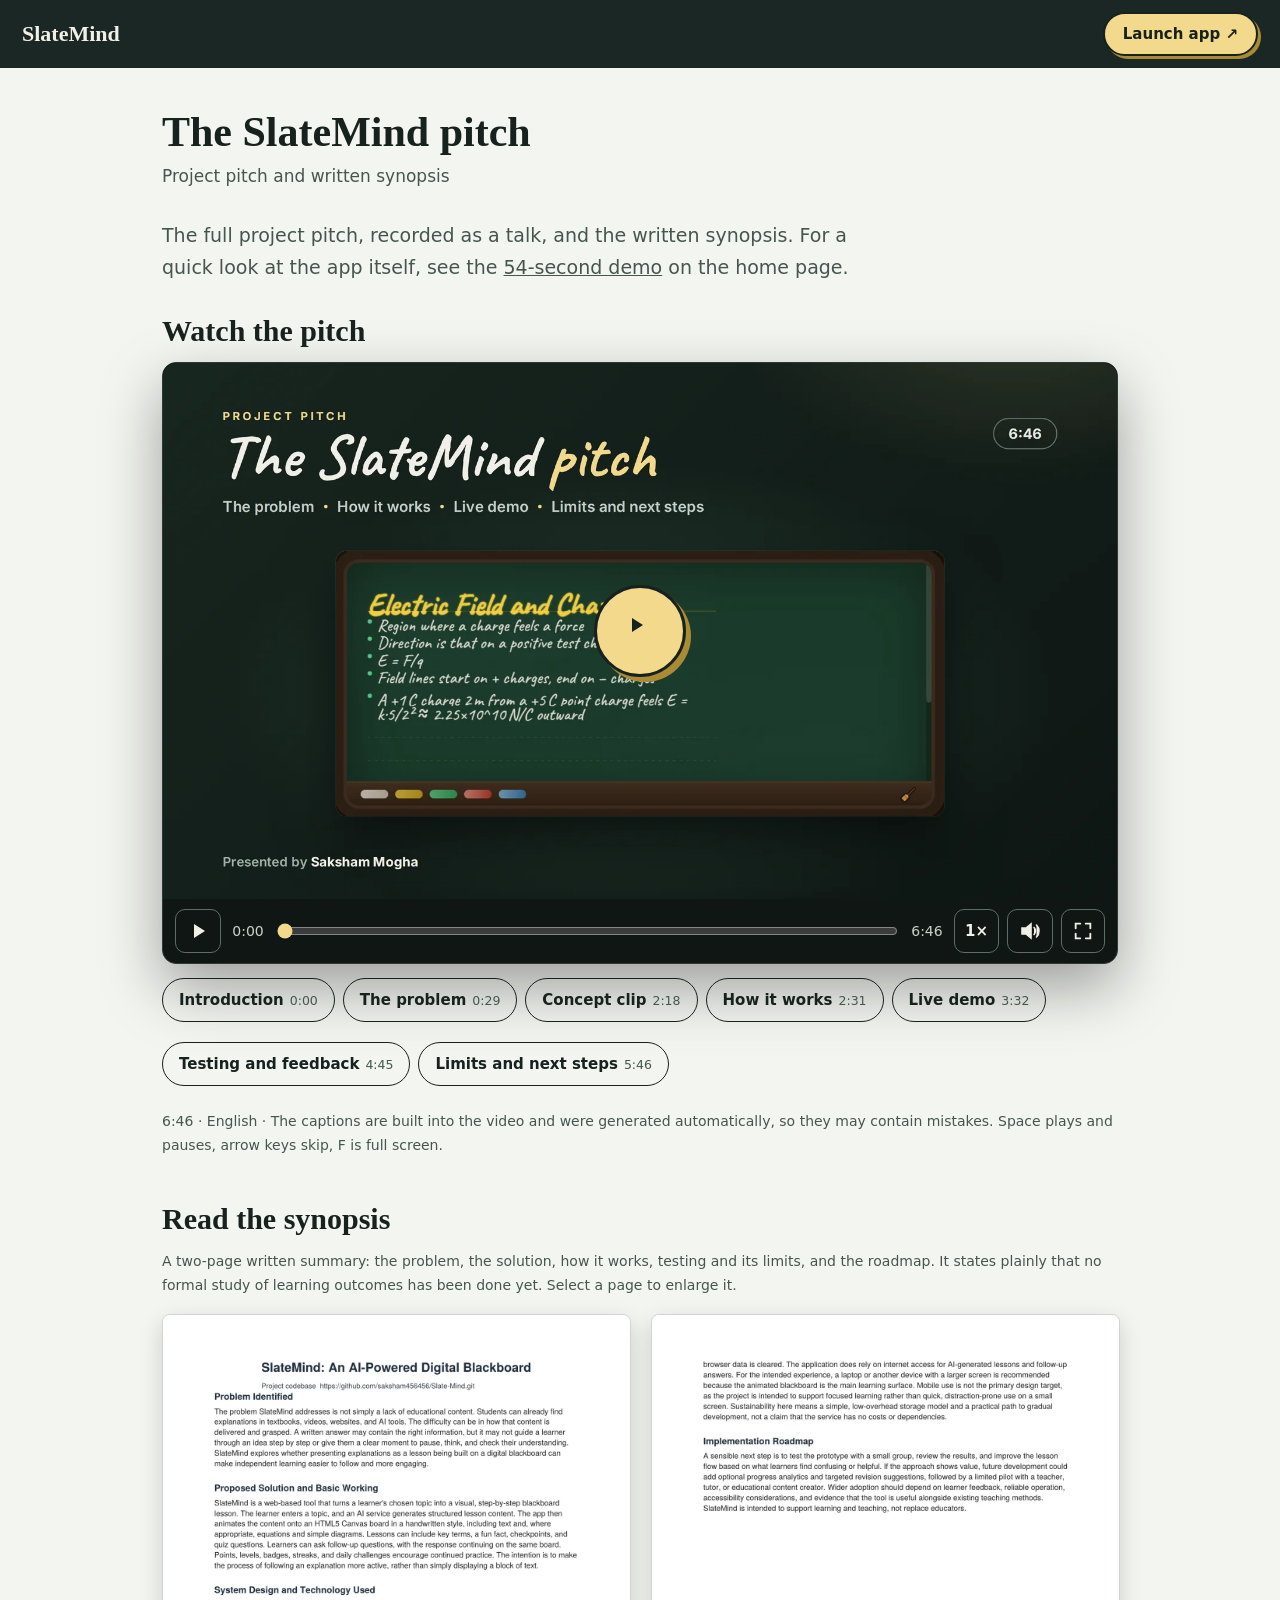
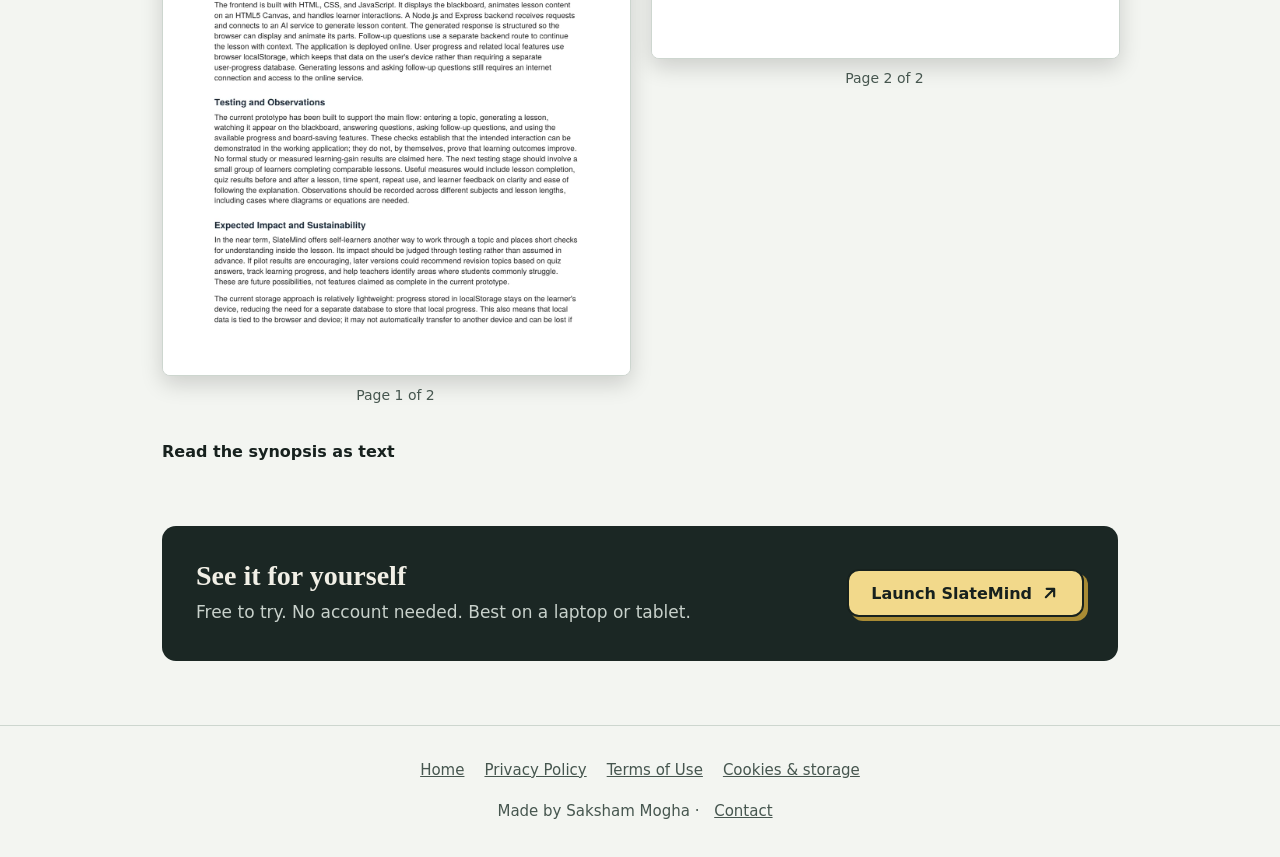
<file: pitch.html>
<!DOCTYPE html>
<html lang="en"><head><meta charset="utf-8"><meta name="viewport" content="width=device-width, initial-scale=1, viewport-fit=cover">
<title>Pitch and synopsis – SlateMind</title><meta name="description" content="Watch the SlateMind project pitch and read the written synopsis.">
<meta name="theme-color" content="#1b2724"><link rel="icon" href="/favicon.svg" type="image/svg+xml"><link rel="canonical" href="https://slatemind-webpage.vercel.app/pitch">
<meta property="og:type" content="website"><meta property="og:site_name" content="SlateMind"><meta property="og:title" content="SlateMind – Pitch and synopsis"><meta property="og:description" content="Watch the SlateMind project pitch and read the written synopsis.">
<meta property="og:url" content="https://slatemind-webpage.vercel.app/pitch"><meta property="og:image" content="https://slatemind-webpage.vercel.app/og.jpg"><meta property="og:image:type" content="image/jpeg"><meta property="og:image:width" content="1200"><meta property="og:image:height" content="630"><meta name="twitter:card" content="summary_large_image">
<link rel="stylesheet" href="/legal.css">
<style>
.pm{max-width:1000px}
.sr{position:absolute;width:1px;height:1px;overflow:hidden;clip:rect(0 0 0 0)}
.lead{font-size:19px;color:var(--muted);max-width:38em;margin:0 0 30px}
.pm h2.sec{font:700 30px var(--hand);margin:44px 0 14px}
.pbtn{display:inline-flex;align-items:center;gap:8px;min-height:48px;padding:0 22px;border-radius:12px;background:#f2d98b;color:#17211e;font-weight:800;border:2px solid #17211e;box-shadow:4px 4px 0 #a98b34;text-decoration:none;font-size:16px;cursor:pointer;transition:transform .12s,box-shadow .12s}
.pbtn:hover{transform:translate(-1px,-1px);box-shadow:6px 6px 0 #a98b34}
.pbtn.alt{background:transparent;color:var(--ink);box-shadow:none;border-color:var(--ink)}
.pbtn.alt:hover{background:var(--ink);color:var(--bg);transform:none}
.pfine{font-size:14px;color:var(--muted);margin:12px 0 0}
.pplayer{background:#0f1613;border:1px solid #2c3a34;border-radius:14px;overflow:hidden;box-shadow:0 24px 60px rgba(0,0,0,.35)}
.pplayer:fullscreen{display:flex;flex-direction:column;justify-content:center;border-radius:0;border:0}
.pstage{position:relative;background:#000}
.pstage video{display:block;width:100%;height:auto;aspect-ratio:16/9;background:#000}
.pplayer:fullscreen video{max-height:calc(100vh - 70px)}
.pbig{position:absolute;left:50%;top:50%;width:92px;height:92px;margin:-46px 0 0 -46px;border-radius:50%;background:#f2d98b;border:3px solid #17211e;color:#17211e;cursor:pointer;display:grid;place-items:center;padding:0;box-shadow:5px 5px 0 #a98b34;transition:transform .15s}
.pbig:hover{transform:scale(1.07)}.pbig svg{margin-left:4px}
.pbig[hidden],.pend[hidden],.pbar[hidden]{display:none}
.pend{position:absolute;inset:0;background:rgba(12,18,15,.93);display:flex;flex-direction:column;align-items:center;justify-content:center;gap:18px;text-align:center;color:#f1efe6}
.pend p{margin:0;font:700 32px var(--hand)}
.pend .pbtn.alt{color:#f1efe6;border-color:#f1efe6}.pend .pbtn.alt:hover{background:#f1efe6;color:#17211e}
.pbar{display:flex;align-items:center;gap:8px;padding:8px 12px;color:#f1efe6}
.pbar button{min-width:44px;min-height:44px;border:1.5px solid #5d6e66;border-radius:10px;background:none;color:#f1efe6;font:700 15px var(--sans);cursor:pointer;display:grid;place-items:center;padding:0 10px}
.pbar button:hover{border-color:#f1efe6}
.pbar span{font:14px var(--sans);font-variant-numeric:tabular-nums;color:#c8d1cb;min-width:38px;text-align:center}
.pbar input{flex:1;min-height:44px;accent-color:#f2d98b}
.pch{list-style:none;margin:14px 0 0;padding:0;display:flex;flex-wrap:wrap;gap:8px}
.pch button{min-height:44px;border:1.5px solid var(--ink);border-radius:999px;background:none;color:var(--ink);font:600 15px var(--sans);padding:0 16px;cursor:pointer}
.pch button small{color:var(--muted);font-weight:500;margin-left:6px}
.pch button:hover{background:var(--line)}
.pch button.on{background:var(--ink);color:var(--bg)}.pch button.on small{color:inherit}
.reader{display:grid;grid-template-columns:1fr 1fr;gap:22px;align-items:start}
.reader figure{margin:0}
.pgbtn{all:unset;display:block;width:100%;cursor:zoom-in;border:1px solid var(--line);border-radius:8px;overflow:hidden;background:#fff;box-shadow:0 8px 22px rgba(0,0,0,.16)}
.pgbtn:focus-visible{outline:3px solid #2f7fd1;outline-offset:3px}
.reader img,dialog.lb img,.pplayer video{-webkit-user-drag:none;user-select:none;-webkit-touch-callout:none}
.reader img{display:block;width:100%;height:auto}
.reader figcaption{margin-top:8px;font-size:14px;color:var(--muted);text-align:center}
details.tx{margin-top:22px;font-size:16px}
details.tx summary{cursor:pointer;min-height:44px;display:flex;align-items:center;font-weight:700}
details.tx h3{font:700 18px var(--sans);margin:18px 0 6px}details.tx p{margin:0 0 12px;color:var(--muted)}
dialog.lb{border:0;padding:0;background:transparent;max-width:96vw;max-height:94vh;overflow:auto}
dialog.lb::backdrop{background:rgba(0,0,0,.85)}
dialog.lb .x{position:sticky;top:0;display:block;margin:0 0 10px auto;min-height:44px;min-width:96px;border-radius:8px;border:2px solid #f1efe6;background:#1b2724;color:#f1efe6;font:700 16px var(--sans);cursor:pointer}
dialog.lb img{display:block;width:min(1100px,94vw);height:auto;border-radius:8px;background:#fff}
@media (max-width:820px){.reader{grid-template-columns:1fr}}
.pcta{margin-top:52px;padding:34px;border-radius:14px;background:#1b2724;color:#f1efe6;display:flex;flex-wrap:wrap;gap:18px 28px;align-items:center;justify-content:space-between}
.pcta h2{margin:0;font:700 28px var(--hand);color:#f1efe6}.pcta p{margin:6px 0 0;color:#c8d1cb}
@media (max-width:820px){.pbar{gap:4px;padding:6px}.pbig{width:76px;height:76px;margin:-38px 0 0 -38px}.pend p{font-size:24px}.pend{gap:12px}}
@media (prefers-reduced-motion:reduce){.pbtn,.pbig{transition:none}}
</style></head>
<body><a class="skip" href="#main">Skip to content</a>
<header><a href="/">SlateMind</a><a class="hl" href="https://slate-mind.vercel.app">Launch app ↗</a></header>
<main id="main" class="pm"><h1>The SlateMind pitch</h1><p class="meta">Project pitch and written synopsis</p>
<p class="lead">The full project pitch, recorded as a talk, and the written synopsis. For a quick look at the app itself, see the <a href="/#demo">54-second demo</a> on the home page.</p>

<section aria-labelledby="h-video"><h2 class="sec" id="h-video" style="margin-top:0">Watch the pitch</h2>
<div class="pplayer" id="pp">
 <div class="pstage">
  <video id="pv" controls controlsList="nodownload noremoteplayback" disablePictureInPicture preload="none" playsinline poster="/assets/pitch-poster.webp" width="1920" height="1080"><source src="/assets/pitch.mp4" type="video/mp4">Your browser can’t play this video.</video>
  <button class="pbig" id="pbig" type="button" hidden aria-label="Play the pitch"></button>
  <div class="pend" id="pend" hidden><p>Thanks for watching.</p><a class="pbtn" href="https://slate-mind.vercel.app">Launch SlateMind <svg viewBox="0 0 24 24" width="20" height="20" aria-hidden="true" focusable="false"><path d="M7 17 17 7M8 7h9v9" fill="none" stroke="currentColor" stroke-width="2.6" stroke-linecap="round" stroke-linejoin="round"/></svg></a><button class="pbtn alt" id="prep" type="button">Replay</button></div>
 </div>
 <div class="pbar" id="pbar" hidden><button id="ppp" type="button" aria-label="Play"></button><span id="pt1">0:00</span><input id="pseek" type="range" min="0" max="1000" value="0" aria-label="Seek"><span id="pt2">6:46</span><button id="pspd" type="button" aria-label="Playback speed 1 times">1×</button><button id="pmute" type="button" aria-label="Mute"></button><button id="pfs" type="button" aria-label="Full screen"></button></div>
</div>
<ul class="pch" id="pch" aria-label="Jump to a part of the pitch"><li><button type="button" data-t="0">Introduction<small>0:00</small></button></li><li><button type="button" data-t="29">The problem<small>0:29</small></button></li><li><button type="button" data-t="138">Concept clip<small>2:18</small></button></li><li><button type="button" data-t="151">How it works<small>2:31</small></button></li><li><button type="button" data-t="212">Live demo<small>3:32</small></button></li><li><button type="button" data-t="285">Testing and feedback<small>4:45</small></button></li><li><button type="button" data-t="346">Limits and next steps<small>5:46</small></button></li></ul>
<p class="pfine">6:46 · English · The captions are built into the video and were generated automatically, so they may contain mistakes. Space plays and pauses, arrow keys skip, F is full screen.</p>
</section>

<section aria-labelledby="h-syn"><h2 class="sec" id="h-syn">Read the synopsis</h2>
<p class="pfine" style="margin:0 0 16px">A two-page written summary: the problem, the solution, how it works, testing and its limits, and the roadmap. It states plainly that no formal study of learning outcomes has been done yet. Select a page to enlarge it.</p>
<div class="reader" id="reader">
 <figure><button type="button" class="pgbtn" data-i="1" aria-label="Enlarge synopsis page 1"><img src="/assets/synopsis-p1.webp" width="1200" height="1697" loading="lazy" alt="Synopsis page 1: problem identified, proposed solution, system design and testing. The full text is available below as text." draggable="false"></button><figcaption>Page 1 of 2</figcaption></figure>
 <figure><button type="button" class="pgbtn" data-i="2" aria-label="Enlarge synopsis page 2"><img src="/assets/synopsis-p2.webp" width="1200" height="882" loading="lazy" alt="Synopsis page 2: expected impact and sustainability, and the implementation roadmap. The full text is available below as text." draggable="false"></button><figcaption>Page 2 of 2</figcaption></figure>
</div>
<details class="tx"><summary>Read the synopsis as text</summary>
<h3>Problem identified</h3><p>The problem SlateMind addresses is not simply a lack of educational content. Students can already find explanations in textbooks, videos, websites, and AI tools. The difficulty can be in how that content is delivered and grasped. A written answer may contain the right information, but it may not guide a learner through an idea step by step or give them a clear moment to pause, think, and check their understanding. SlateMind explores whether presenting explanations as a lesson being built on a digital blackboard can make independent learning easier to follow and more engaging.</p>
<h3>Proposed solution and basic working</h3><p>SlateMind is a web-based tool that turns a learner’s chosen topic into a visual, step-by-step blackboard lesson. The learner enters a topic, and an AI service generates structured lesson content. The app then animates the content onto an HTML5 Canvas board in a handwritten style, including text and, where appropriate, equations and simple diagrams. Lessons can include key terms, a fun fact, checkpoints, and quiz questions. Learners can ask follow-up questions, with the response continuing on the same board. Points, levels, badges, streaks, and daily challenges encourage continued practice. The intention is to make the process of following an explanation more active, rather than simply displaying a block of text.</p>
<h3>System design and technology used</h3><p>The frontend is built with HTML, CSS, and JavaScript. It displays the blackboard, animates lesson content on an HTML5 Canvas, and handles learner interactions. A Node.js and Express backend receives requests and connects to an AI service to generate lesson content. The generated response is structured so the browser can display and animate its parts. Follow-up questions use a separate backend route to continue the lesson with context. The application is deployed online. User progress and related local features use browser localStorage, which keeps that data on the user’s device rather than requiring a separate user-progress database. Generating lessons and asking follow-up questions still requires an internet connection and access to the online service.</p>
<h3>Testing and observations</h3><p>The current prototype has been built to support the main flow: entering a topic, generating a lesson, watching it appear on the blackboard, answering questions, asking follow-up questions, and using the available progress and board-saving features. These checks establish that the intended interaction can be demonstrated in the working application; they do not, by themselves, prove that learning outcomes improve. No formal study or measured learning-gain results are claimed here. The next testing stage should involve a small group of learners completing comparable lessons. Useful measures would include lesson completion, quiz results before and after a lesson, time spent, repeat use, and learner feedback on clarity and ease of following the explanation. Observations should be recorded across different subjects and lesson lengths, including cases where diagrams or equations are needed.</p>
<h3>Expected impact and sustainability</h3><p>In the near term, SlateMind offers self-learners another way to work through a topic and places short checks for understanding inside the lesson. Its impact should be judged through testing rather than assumed in advance. If pilot results are encouraging, later versions could recommend revision topics based on quiz answers, track learning progress, and help teachers identify areas where students commonly struggle. These are future possibilities, not features claimed as complete in the current prototype.</p><p>The current storage approach is relatively lightweight: progress stored in localStorage stays on the learner’s device, reducing the need for a separate database to store that local progress. This also means that local data is tied to the browser and device; it may not automatically transfer to another device and can be lost if browser data is cleared. The application does rely on internet access for AI-generated lessons and follow-up answers. For the intended experience, a laptop or another device with a larger screen is recommended because the animated blackboard is the main learning surface. Mobile use is not the primary design target, as the project is intended to support focused learning rather than quick, distraction-prone use on a small screen. Sustainability here means a simple, low-overhead storage model and a practical path to gradual development, not a claim that the service has no costs or dependencies.</p>
<h3>Implementation roadmap</h3><p>A sensible next step is to test the prototype with a small group, review the results, and improve the lesson flow based on what learners find confusing or helpful. If the approach shows value, future development could add optional progress analytics and targeted revision suggestions, followed by a limited pilot with a teacher, tutor, or educational content creator. Wider adoption should depend on learner feedback, reliable operation, accessibility considerations, and evidence that the tool is useful alongside existing teaching methods. SlateMind is intended to support learning and teaching, not replace educators.</p>
<p>Project codebase: <a href="https://github.com/saksham456456/Slate-Mind" rel="noopener">github.com/saksham456456/Slate-Mind</a></p></details>
</section>
<dialog class="lb" id="lb" aria-label="Enlarged synopsis page"><button class="x" type="button" id="lbx">Close ✕</button><img id="lbi" alt="" draggable="false"></dialog>

<div class="pcta"><div><h2>See it for yourself</h2><p>Free to try. No account needed. Best on a laptop or tablet.</p></div><a class="pbtn" href="https://slate-mind.vercel.app">Launch SlateMind <svg viewBox="0 0 24 24" width="20" height="20" aria-hidden="true" focusable="false"><path d="M7 17 17 7M8 7h9v9" fill="none" stroke="currentColor" stroke-width="2.6" stroke-linecap="round" stroke-linejoin="round"/></svg></a></div>
</main>
<footer><a href="/">Home</a><a href="/privacy">Privacy Policy</a><a href="/terms">Terms of Use</a><a href="/cookies">Cookies &amp; storage</a><br>Made by Saksham Mogha · <a href="https://saksham-mogha.vercel.app/contact">Contact</a></footer>
<script>
(function(){
var I={play:'<svg viewBox="0 0 24 24" width="24" height="24" aria-hidden="true"><path d="M8 5v14l11-7z" fill="currentColor"/></svg>',pause:'<svg viewBox="0 0 24 24" width="24" height="24" aria-hidden="true"><path d="M7 5h4v14H7zM13 5h4v14h-4z" fill="currentColor"/></svg>',vol:'<svg viewBox="0 0 24 24" width="24" height="24" aria-hidden="true"><path d="M4 9v6h4l5 4V5L8 9zM16 8.5a5 5 0 0 1 0 7M18.5 6a8.5 8.5 0 0 1 0 12" fill="currentColor" stroke="currentColor" stroke-width="1.6" stroke-linecap="round"/></svg>',mute:'<svg viewBox="0 0 24 24" width="24" height="24" aria-hidden="true"><path d="M4 9v6h4l5 4V5L8 9z" fill="currentColor"/><path d="m16 9 5 6m0-6-5 6" stroke="currentColor" stroke-width="2" stroke-linecap="round"/></svg>',fs:'<svg viewBox="0 0 24 24" width="22" height="22" aria-hidden="true"><path d="M4 9V4h5M20 9V4h-5M4 15v5h5M20 15v5h-5" fill="none" stroke="currentColor" stroke-width="2" stroke-linecap="round"/></svg>'};
var $=function(i){return document.getElementById(i)},v=$("pv"),pp=$("pp"),big=$("pbig"),end=$("pend"),bar=$("pbar"),pl=$("ppp"),sk=$("pseek"),t1=$("pt1"),t2=$("pt2"),sp=$("pspd"),mu=$("pmute"),fs=$("pfs"),chs=document.querySelectorAll("#pch button");
if(!v||!bar)return;
v.controls=false;bar.hidden=false;big.hidden=false;big.innerHTML=I.play.replace(/24/g,"36");
var speeds=[1,1.25,1.5,0.75],si=0,loaded=false;
function fmt(s){s=Math.max(0,Math.floor(s||0));return Math.floor(s/60)+":"+("0"+s%60).slice(-2)}
function dur(){return isFinite(v.duration)&&v.duration>0?v.duration:406}
function pick(){return"/assets/pitch.mp4"}
function ui(){var p=!v.paused&&!v.ended;pl.innerHTML=p?I.pause:I.play;pl.setAttribute("aria-label",p?"Pause":"Play");big.hidden=p||v.ended||v.currentTime>0&&!v.paused;if(v.paused&&!v.ended&&v.currentTime>0)big.hidden=false;end.hidden=!v.ended;mu.innerHTML=v.muted?I.mute:I.vol;mu.setAttribute("aria-label",v.muted?"Unmute":"Mute");fs.innerHTML=I.fs}
function tick(){var c=v.currentTime;sk.value=Math.round(c/dur()*1000);t1.textContent=fmt(c);t2.textContent=fmt(dur());sk.setAttribute("aria-valuetext",fmt(c)+" of "+fmt(dur()));var a=0;chs.forEach(function(b,n){if(c>=+b.dataset.t)a=n});chs.forEach(function(b,n){b.classList.toggle("on",n===a&&(c>0||loaded))})}
function start(){if(!loaded){loaded=true;var u=pick();v.src=u;v.load()}var r=v.play();if(r&&r.catch)r.catch(function(){})}
function toggle(){if(v.ended){v.currentTime=0;start()}else if(v.paused)start();else v.pause()}
function seekBy(s){if(!loaded)return;v.currentTime=Math.min(dur(),Math.max(0,v.currentTime+s))}
["play","pause","ended","volumechange","loadedmetadata","seeked"].forEach(function(n){v.addEventListener(n,function(){ui();tick()})});
v.addEventListener("timeupdate",tick);v.addEventListener("click",toggle);pl.addEventListener("click",toggle);big.addEventListener("click",toggle);$("prep").addEventListener("click",toggle);
sk.addEventListener("input",function(){if(!loaded){start();v.pause()}v.currentTime=sk.value/1000*dur();tick()});
sp.addEventListener("click",function(){si=(si+1)%speeds.length;v.playbackRate=speeds[si];sp.textContent=speeds[si]+"×";sp.setAttribute("aria-label","Playback speed "+speeds[si]+" times")});
mu.addEventListener("click",function(){v.muted=!v.muted});
if(pp.requestFullscreen){fs.addEventListener("click",function(){if(document.fullscreenElement)document.exitFullscreen();else pp.requestFullscreen().catch(function(){})})}else fs.hidden=true;
chs.forEach(function(b){b.addEventListener("click",function(){var t=+b.dataset.t;if(!loaded){loaded=true;v.src=pick();v.load();v.addEventListener("loadedmetadata",function f(){v.removeEventListener("loadedmetadata",f);v.currentTime=t},{once:true})}else v.currentTime=t;var r=v.play();if(r&&r.catch)r.catch(function(){});pp.scrollIntoView({behavior:"smooth",block:"nearest"})})});
pp.addEventListener("keydown",function(e){var inCtl=e.target.closest&&e.target.closest("button,input,a");
 if((e.key===" "&&!inCtl)||e.key==="k"||e.key==="K"){e.preventDefault();toggle()}
 else if(e.key==="ArrowRight"&&e.target!==sk){e.preventDefault();seekBy(5)}
 else if(e.key==="ArrowLeft"&&e.target!==sk){e.preventDefault();seekBy(-5)}
 else if(e.key==="l"||e.key==="L")seekBy(10);else if(e.key==="j"||e.key==="J")seekBy(-10);
 else if(e.key==="m"||e.key==="M")v.muted=!v.muted;
 else if((e.key==="f"||e.key==="F")&&!fs.hidden)fs.click()});
ui();tick();
})();
</script>
<script>
(function(){
function block(e){e.preventDefault()}
["pp","reader","lb"].forEach(function(id){var el=document.getElementById(id);if(el){el.addEventListener("contextmenu",block);el.addEventListener("dragstart",block)}});
var lb=document.getElementById("lb"),li=document.getElementById("lbi");
if(!lb||!lb.showModal)return;
document.querySelectorAll(".pgbtn").forEach(function(b){b.addEventListener("click",function(){li.src="/assets/synopsis-p"+b.dataset.i+".webp";li.alt="Synopsis page "+b.dataset.i+" of 2, enlarged";lb.showModal()})});
document.getElementById("lbx").addEventListener("click",function(){lb.close()});
lb.addEventListener("click",function(e){if(e.target===lb)lb.close()});
})();
</script>
</body></html>
</file>
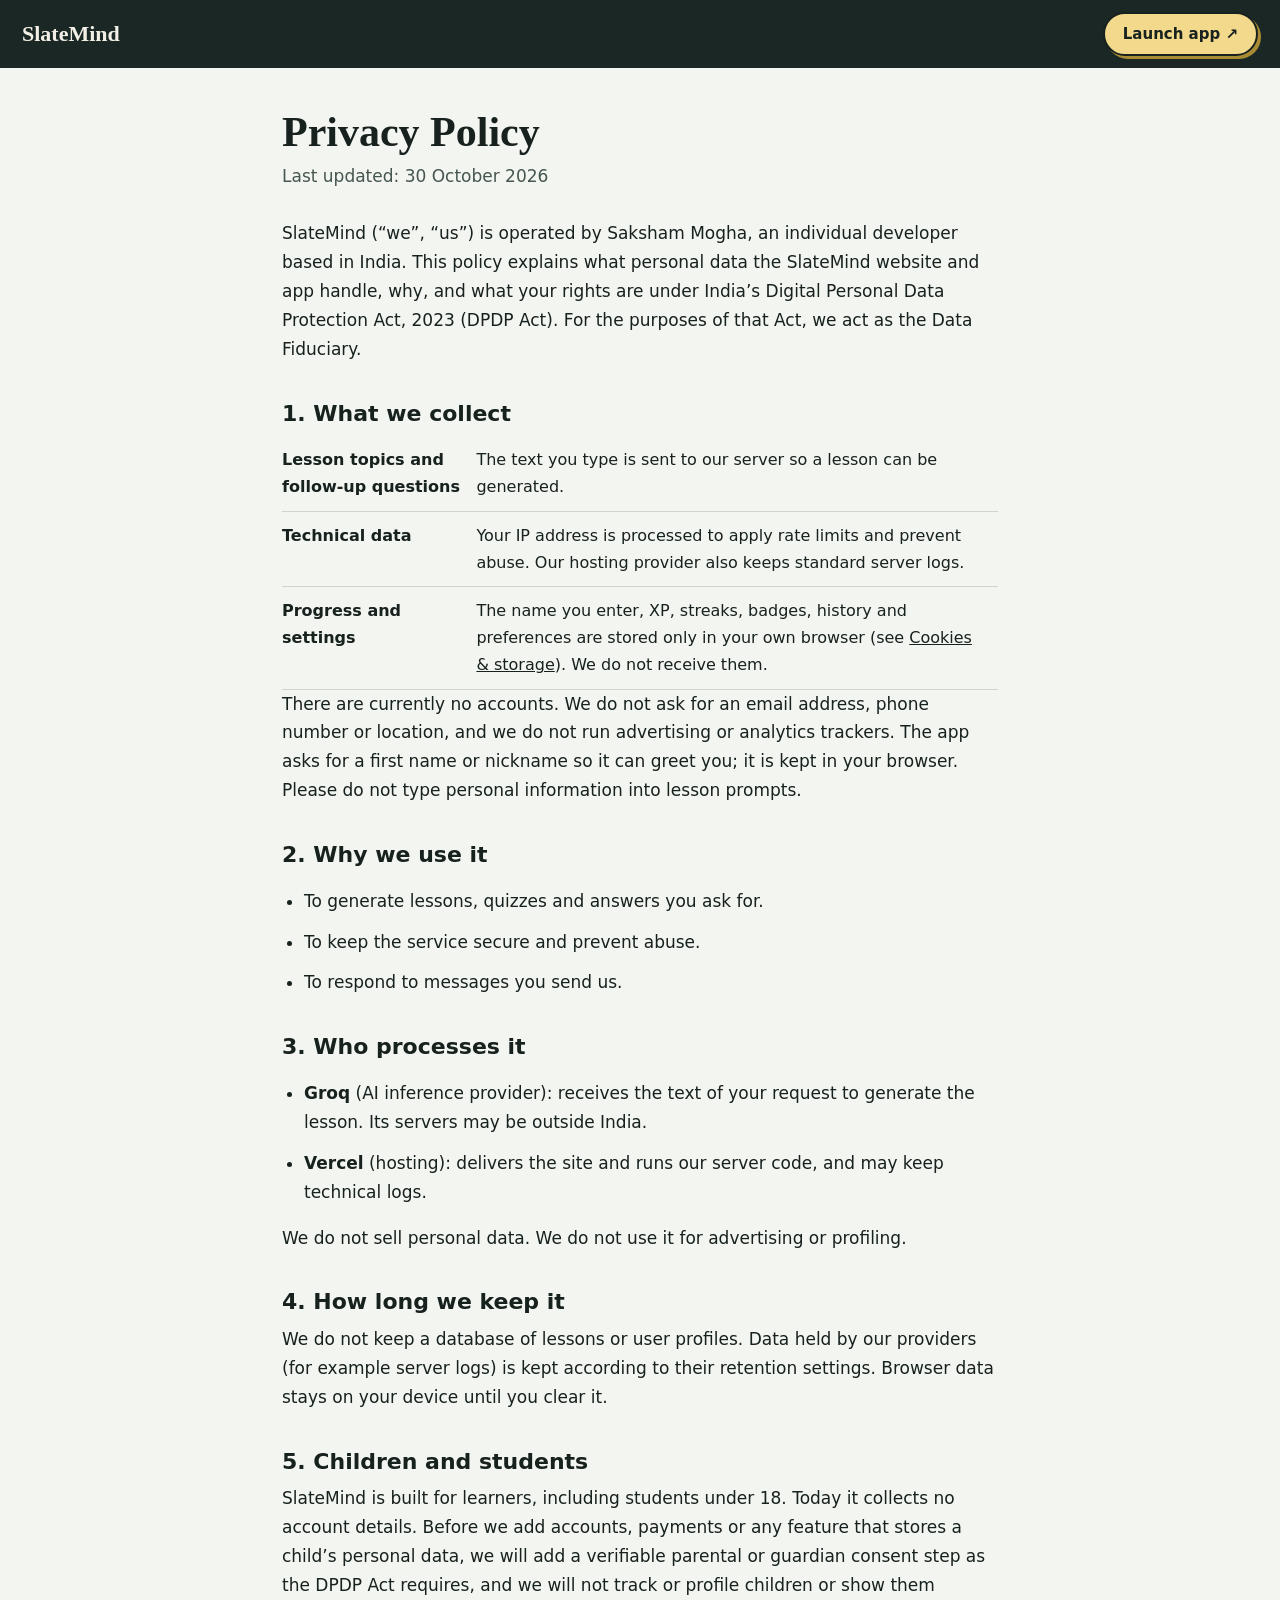
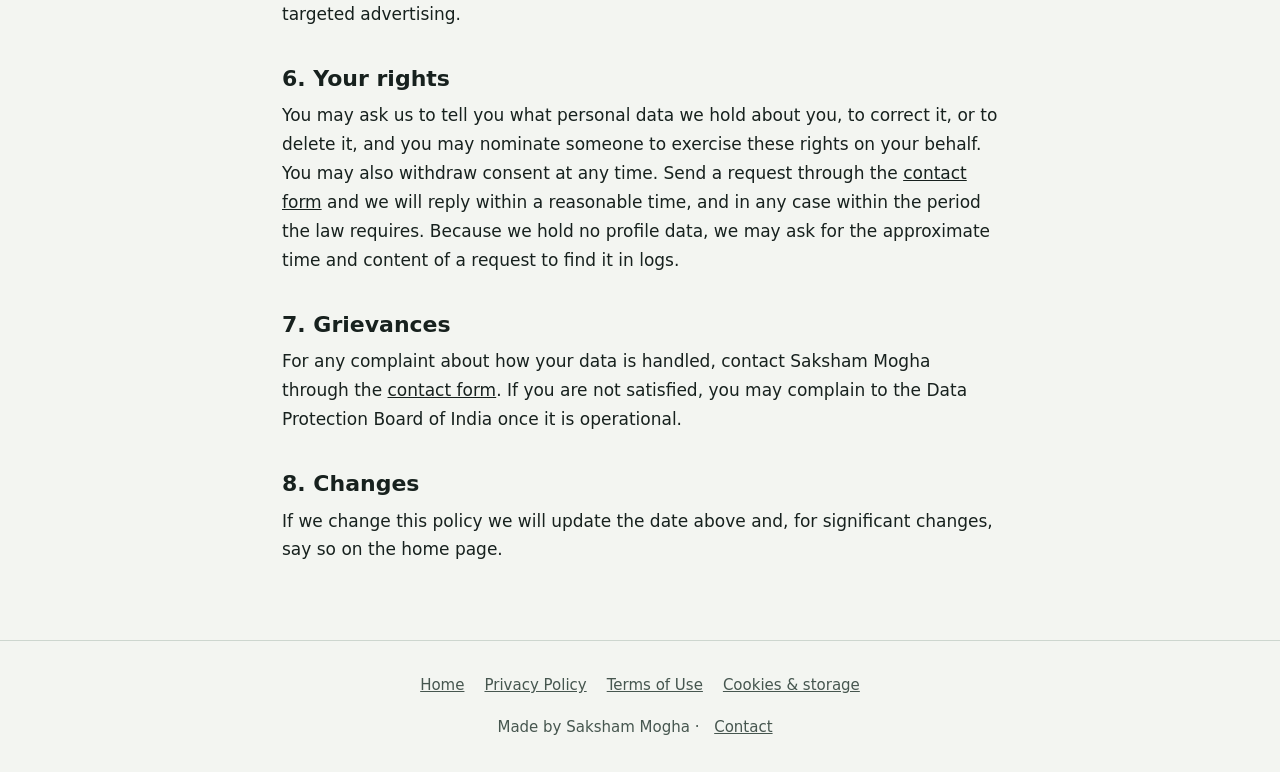
<file: privacy.html>
<!DOCTYPE html>
<html lang="en"><head><meta charset="utf-8"><meta name="viewport" content="width=device-width, initial-scale=1, viewport-fit=cover">
<title>Privacy Policy – SlateMind</title><meta name="description" content="Privacy Policy for SlateMind, an AI blackboard teacher.">
<link rel="icon" href="/favicon.svg" type="image/svg+xml"><link rel="canonical" href="https://slatemind-webpage.vercel.app/privacy"><link rel="stylesheet" href="/legal.css"></head>
<body><a class="skip" href="#main">Skip to content</a>
<header><a href="/">SlateMind</a><a class="hl" href="https://slate-mind.vercel.app">Launch app ↗</a></header>
<main id="main"><h1>Privacy Policy</h1><p class="meta">Last updated: 30 October 2026</p>

<p>SlateMind (“we”, “us”) is operated by Saksham Mogha, an individual developer based in India. This policy explains what personal data the SlateMind website and app handle, why, and what your rights are under India’s Digital Personal Data Protection Act, 2023 (DPDP Act). For the purposes of that Act, we act as the Data Fiduciary.</p>
<h2>1. What we collect</h2>
<table><tr><th scope="row">Lesson topics and follow-up questions</th><td>The text you type is sent to our server so a lesson can be generated.</td></tr>
<tr><th scope="row">Technical data</th><td>Your IP address is processed to apply rate limits and prevent abuse. Our hosting provider also keeps standard server logs.</td></tr>
<tr><th scope="row">Progress and settings</th><td>The name you enter, XP, streaks, badges, history and preferences are stored only in your own browser (see <a href="/cookies">Cookies &amp; storage</a>). We do not receive them.</td></tr></table>
<p>There are currently no accounts. We do not ask for an email address, phone number or location, and we do not run advertising or analytics trackers. The app asks for a first name or nickname so it can greet you; it is kept in your browser. Please do not type personal information into lesson prompts.</p>
<h2>2. Why we use it</h2>
<ul><li>To generate lessons, quizzes and answers you ask for.</li><li>To keep the service secure and prevent abuse.</li><li>To respond to messages you send us.</li></ul>
<h2>3. Who processes it</h2>
<ul><li><strong>Groq</strong> (AI inference provider): receives the text of your request to generate the lesson. Its servers may be outside India.</li><li><strong>Vercel</strong> (hosting): delivers the site and runs our server code, and may keep technical logs.</li></ul>
<p>We do not sell personal data. We do not use it for advertising or profiling.</p>
<h2>4. How long we keep it</h2>
<p>We do not keep a database of lessons or user profiles. Data held by our providers (for example server logs) is kept according to their retention settings. Browser data stays on your device until you clear it.</p>
<h2>5. Children and students</h2>
<p>SlateMind is built for learners, including students under 18. Today it collects no account details. Before we add accounts, payments or any feature that stores a child’s personal data, we will add a verifiable parental or guardian consent step as the DPDP Act requires, and we will not track or profile children or show them targeted advertising.</p>
<h2>6. Your rights</h2>
<p>You may ask us to tell you what personal data we hold about you, to correct it, or to delete it, and you may nominate someone to exercise these rights on your behalf. You may also withdraw consent at any time. Send a request through the <a href="https://saksham-mogha.vercel.app/contact">contact form</a> and we will reply within a reasonable time, and in any case within the period the law requires. Because we hold no profile data, we may ask for the approximate time and content of a request to find it in logs.</p>
<h2>7. Grievances</h2>
<p>For any complaint about how your data is handled, contact Saksham Mogha through the <a href="https://saksham-mogha.vercel.app/contact">contact form</a>. If you are not satisfied, you may complain to the Data Protection Board of India once it is operational.</p>
<h2>8. Changes</h2>
<p>If we change this policy we will update the date above and, for significant changes, say so on the home page.</p>

</main>
<footer><a href="/">Home</a><a href="/privacy">Privacy Policy</a><a href="/terms">Terms of Use</a><a href="/cookies">Cookies &amp; storage</a><br>Made by Saksham Mogha · <a href="https://saksham-mogha.vercel.app/contact">Contact</a></footer></body></html>
</file>
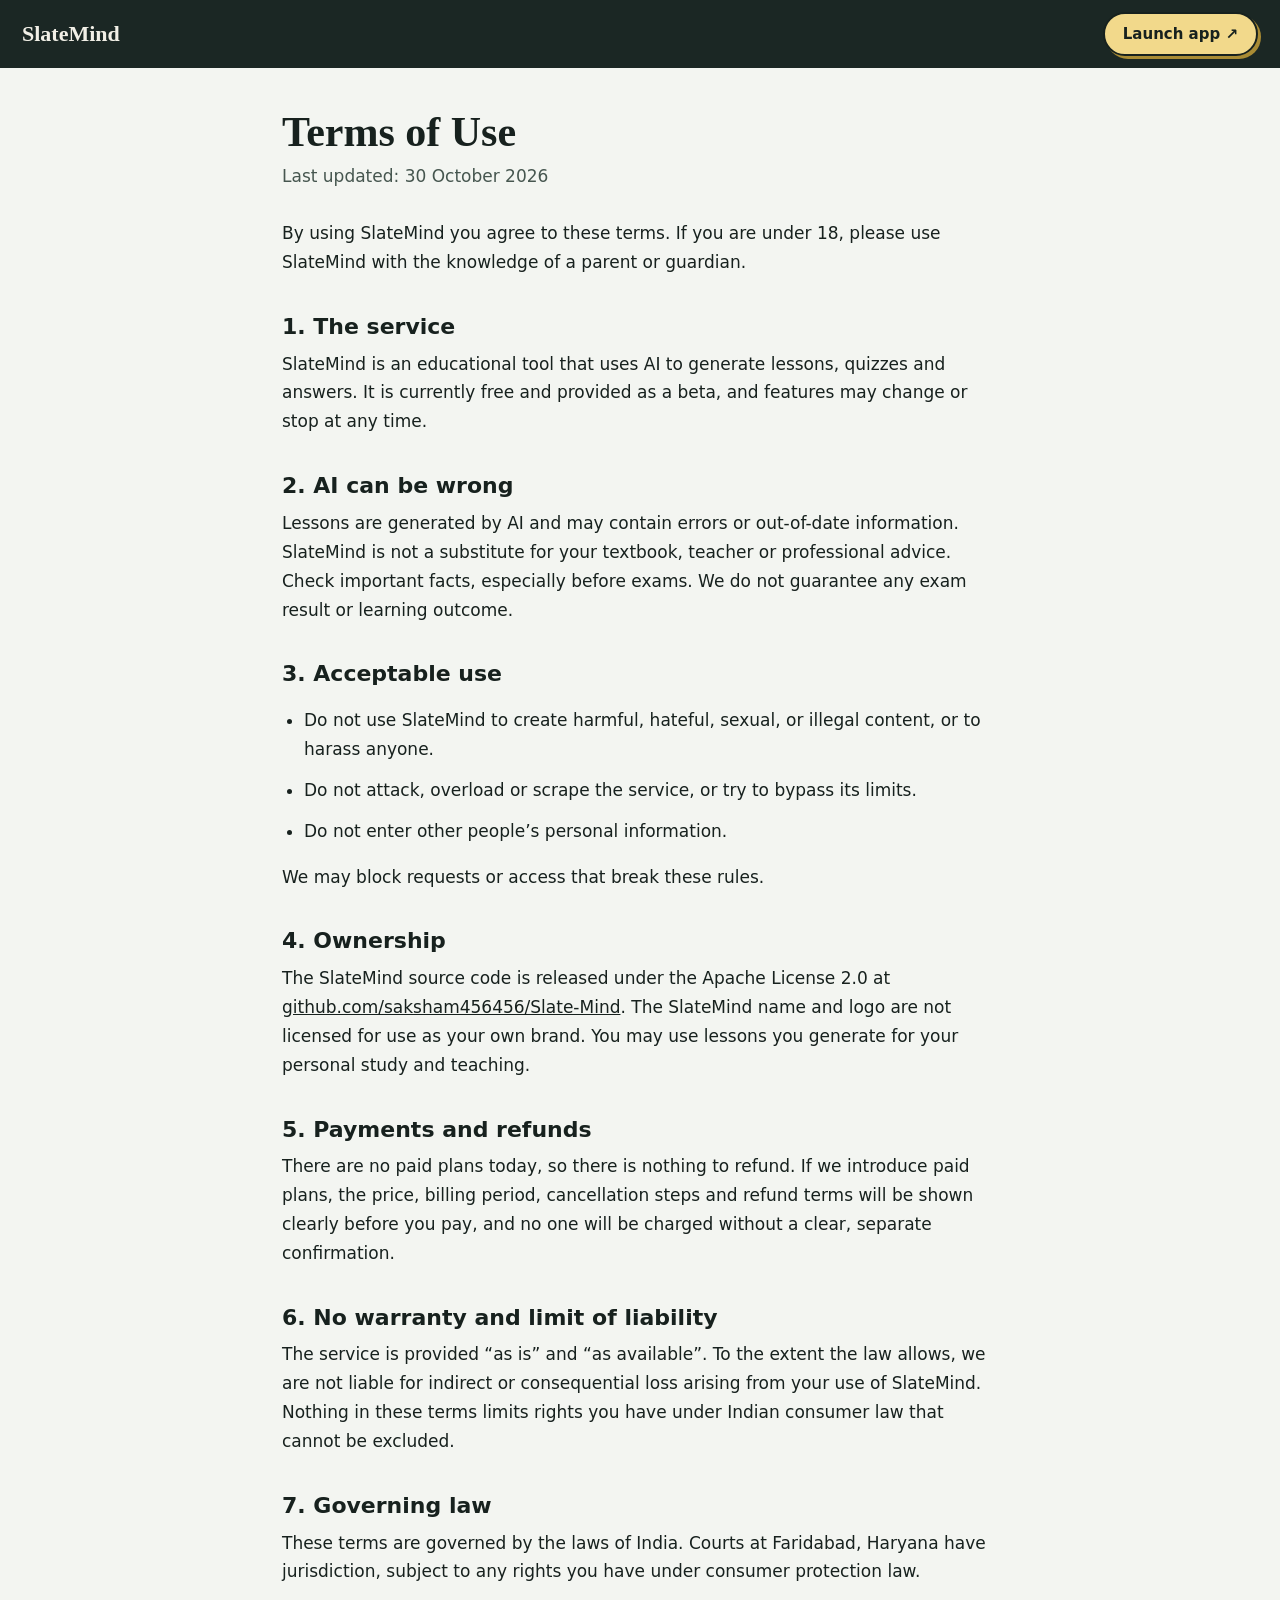
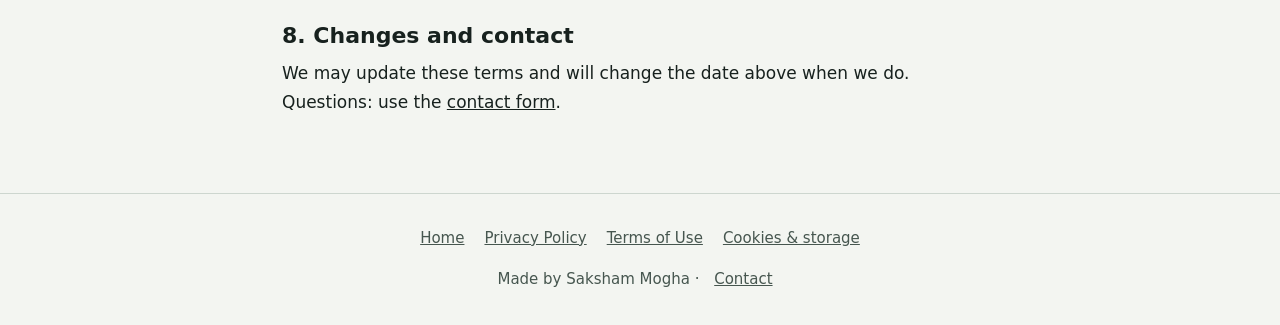
<file: terms.html>
<!DOCTYPE html>
<html lang="en"><head><meta charset="utf-8"><meta name="viewport" content="width=device-width, initial-scale=1, viewport-fit=cover">
<title>Terms of Use – SlateMind</title><meta name="description" content="Terms of Use for SlateMind, an AI blackboard teacher.">
<link rel="icon" href="/favicon.svg" type="image/svg+xml"><link rel="canonical" href="https://slatemind-webpage.vercel.app/terms"><link rel="stylesheet" href="/legal.css"></head>
<body><a class="skip" href="#main">Skip to content</a>
<header><a href="/">SlateMind</a><a class="hl" href="https://slate-mind.vercel.app">Launch app ↗</a></header>
<main id="main"><h1>Terms of Use</h1><p class="meta">Last updated: 30 October 2026</p>

<p>By using SlateMind you agree to these terms. If you are under 18, please use SlateMind with the knowledge of a parent or guardian.</p>
<h2>1. The service</h2>
<p>SlateMind is an educational tool that uses AI to generate lessons, quizzes and answers. It is currently free and provided as a beta, and features may change or stop at any time.</p>
<h2>2. AI can be wrong</h2>
<p>Lessons are generated by AI and may contain errors or out-of-date information. SlateMind is not a substitute for your textbook, teacher or professional advice. Check important facts, especially before exams. We do not guarantee any exam result or learning outcome.</p>
<h2>3. Acceptable use</h2>
<ul><li>Do not use SlateMind to create harmful, hateful, sexual, or illegal content, or to harass anyone.</li><li>Do not attack, overload or scrape the service, or try to bypass its limits.</li><li>Do not enter other people’s personal information.</li></ul>
<p>We may block requests or access that break these rules.</p>
<h2>4. Ownership</h2>
<p>The SlateMind source code is released under the Apache License 2.0 at <a href="https://github.com/saksham456456/Slate-Mind" rel="noopener">github.com/saksham456456/Slate-Mind</a>. The SlateMind name and logo are not licensed for use as your own brand. You may use lessons you generate for your personal study and teaching.</p>
<h2>5. Payments and refunds</h2>
<p>There are no paid plans today, so there is nothing to refund. If we introduce paid plans, the price, billing period, cancellation steps and refund terms will be shown clearly before you pay, and no one will be charged without a clear, separate confirmation.</p>
<h2>6. No warranty and limit of liability</h2>
<p>The service is provided “as is” and “as available”. To the extent the law allows, we are not liable for indirect or consequential loss arising from your use of SlateMind. Nothing in these terms limits rights you have under Indian consumer law that cannot be excluded.</p>
<h2>7. Governing law</h2>
<p>These terms are governed by the laws of India. Courts at Faridabad, Haryana have jurisdiction, subject to any rights you have under consumer protection law.</p>
<h2>8. Changes and contact</h2>
<p>We may update these terms and will change the date above when we do. Questions: use the <a href="https://saksham-mogha.vercel.app/contact">contact form</a>.</p>

</main>
<footer><a href="/">Home</a><a href="/privacy">Privacy Policy</a><a href="/terms">Terms of Use</a><a href="/cookies">Cookies &amp; storage</a><br>Made by Saksham Mogha · <a href="https://saksham-mogha.vercel.app/contact">Contact</a></footer></body></html>
</file>
<file: legal.css>
:root{--bg:#f3f5f1;--ink:#17211e;--muted:#46564f;--line:#cdd6cf;--board:#1b2724;--chalk:#f1efe6;--hand:"Segoe Print","Bradley Hand","Chalkboard SE","Comic Sans MS",cursive;--sans:system-ui,-apple-system,"Segoe UI",Roboto,Arial,sans-serif;color-scheme:light}
@media (prefers-color-scheme:dark){:root{--bg:#111815;--ink:#e8ede9;--muted:#a9b8b0;--line:#2c3a34;color-scheme:dark}}
*{box-sizing:border-box}body{margin:0;background:var(--bg);color:var(--ink);font:17px/1.7 var(--sans);padding-top:env(safe-area-inset-top,0px);padding-bottom:env(safe-area-inset-bottom,0px)}
a{color:inherit}:focus-visible{outline:3px solid #2f7fd1;outline-offset:3px;border-radius:4px}
.skip{position:absolute;left:-999px;top:8px;background:#f2d98b;color:#17211e;padding:8px 14px;border-radius:6px}.skip:focus{left:8px}
header{background:var(--board);padding:12px 22px;display:flex;justify-content:space-between;align-items:center}header a{font:700 22px var(--hand);color:var(--chalk);text-decoration:none}
main{max-width:760px;margin:0 auto;padding:40px 22px 64px}
h1{font:700 clamp(30px,5vw,42px)/1.15 var(--hand);margin:0 0 6px}h2{font:700 22px/1.3 var(--sans);margin:36px 0 8px}
.meta{color:var(--muted);margin:0 0 28px}p,li{margin:0 0 12px}ul{padding-left:22px}
table{width:100%;border-collapse:collapse;font-size:16px}th,td{text-align:left;padding:10px 12px 10px 0;border-bottom:1px solid var(--line);vertical-align:top}
footer{border-top:1px solid var(--line);padding:24px 22px;text-align:center;color:var(--muted);font-size:15px}footer a{display:inline-block;padding:8px 10px}
header a.hl{font:800 15px var(--sans);background:#f2d98b;color:#17211e;padding:10px 18px;border-radius:999px;border:2px solid #17211e;box-shadow:3px 3px 0 #a98b34;min-height:44px;display:inline-flex;align-items:center}
.nf{text-align:center;padding:90px 22px}.nf a.b{display:inline-block;margin-top:18px;padding:12px 22px;border-radius:10px;background:#17211e;color:#f3f5f1;text-decoration:none;font-weight:700}
</file>
